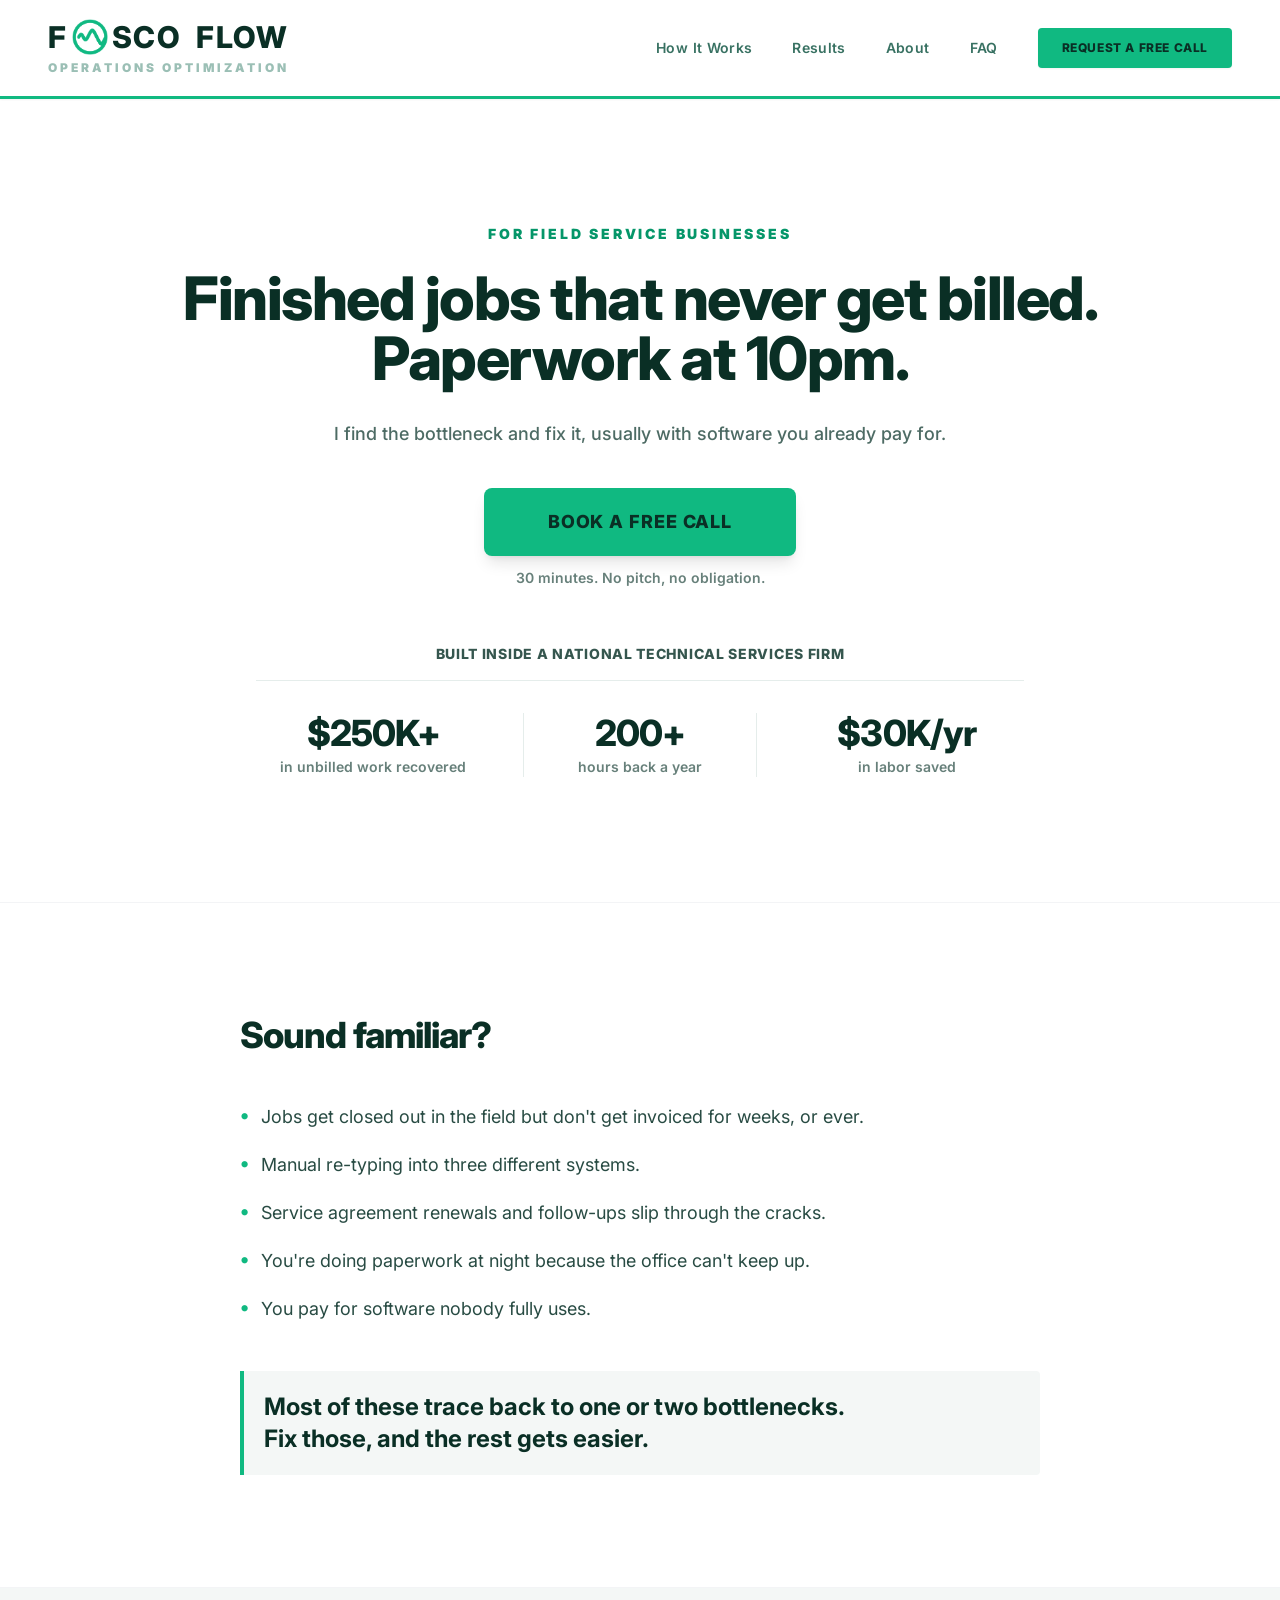
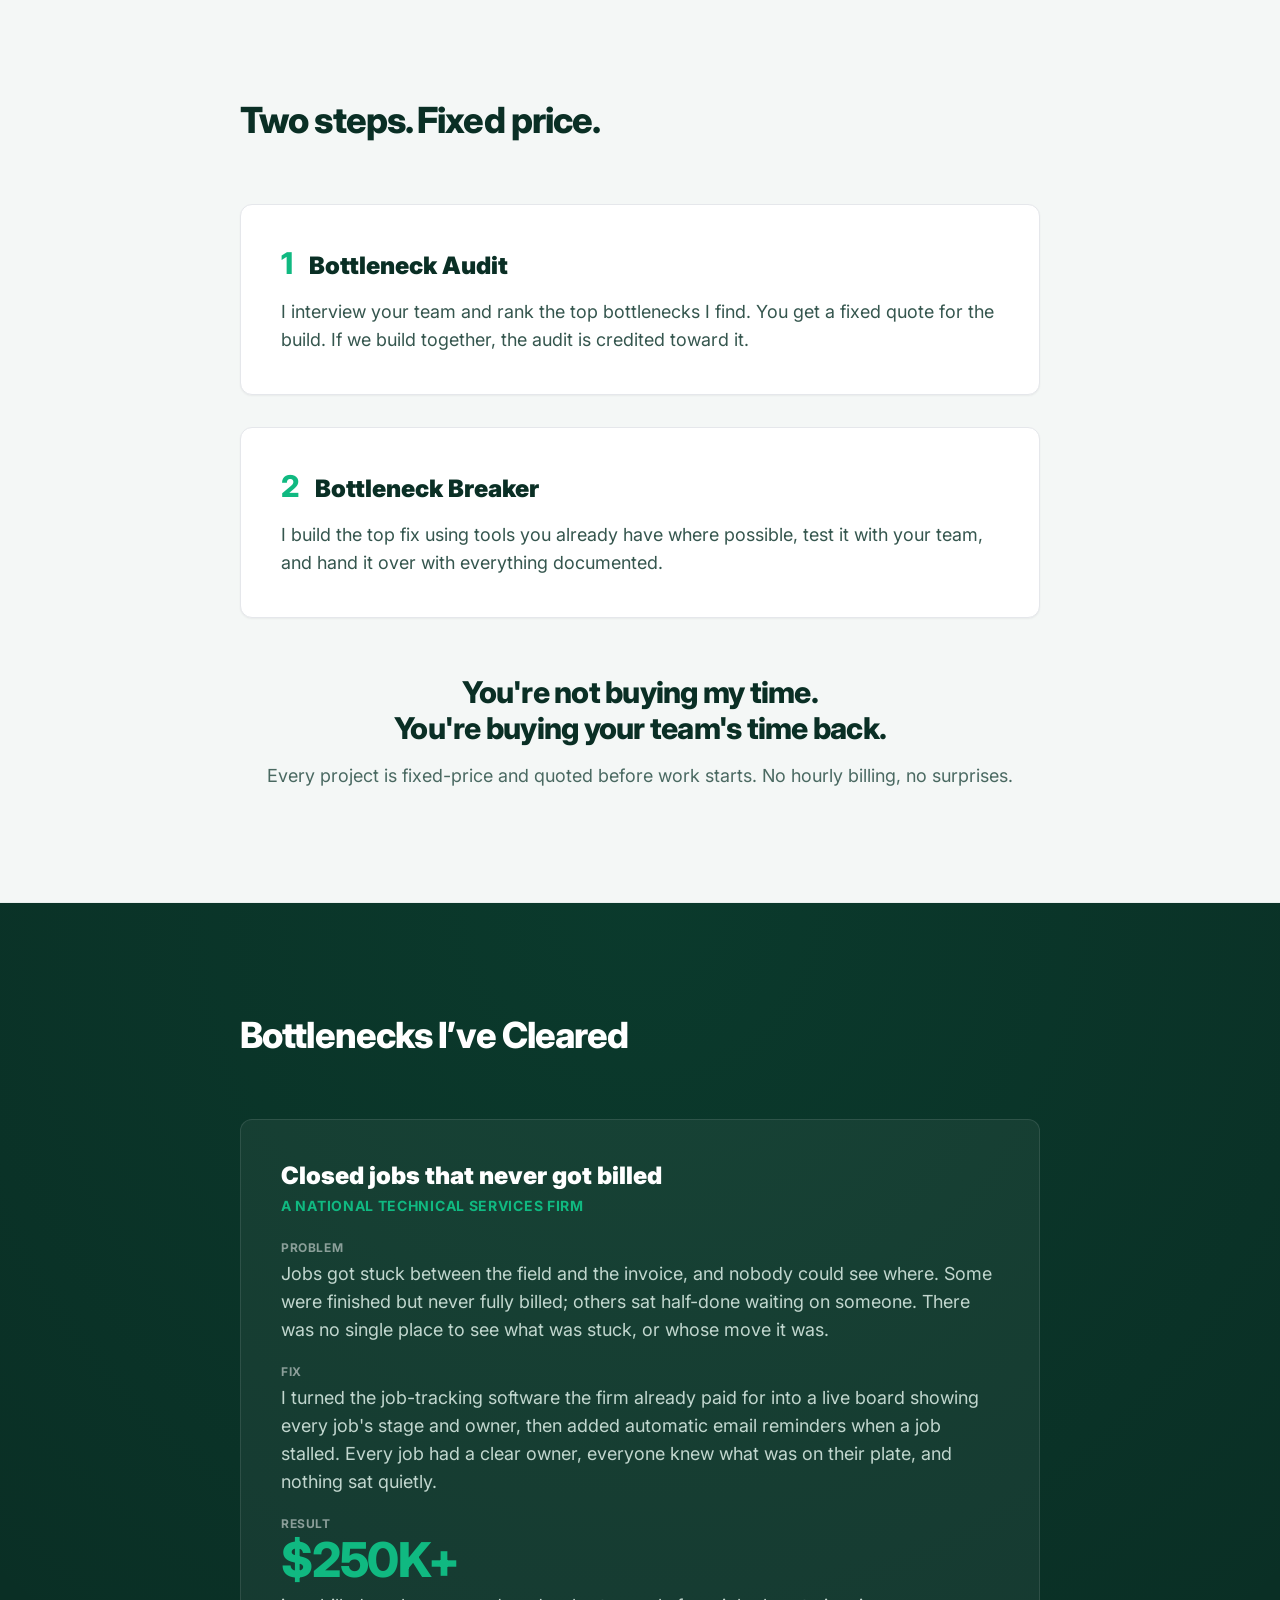
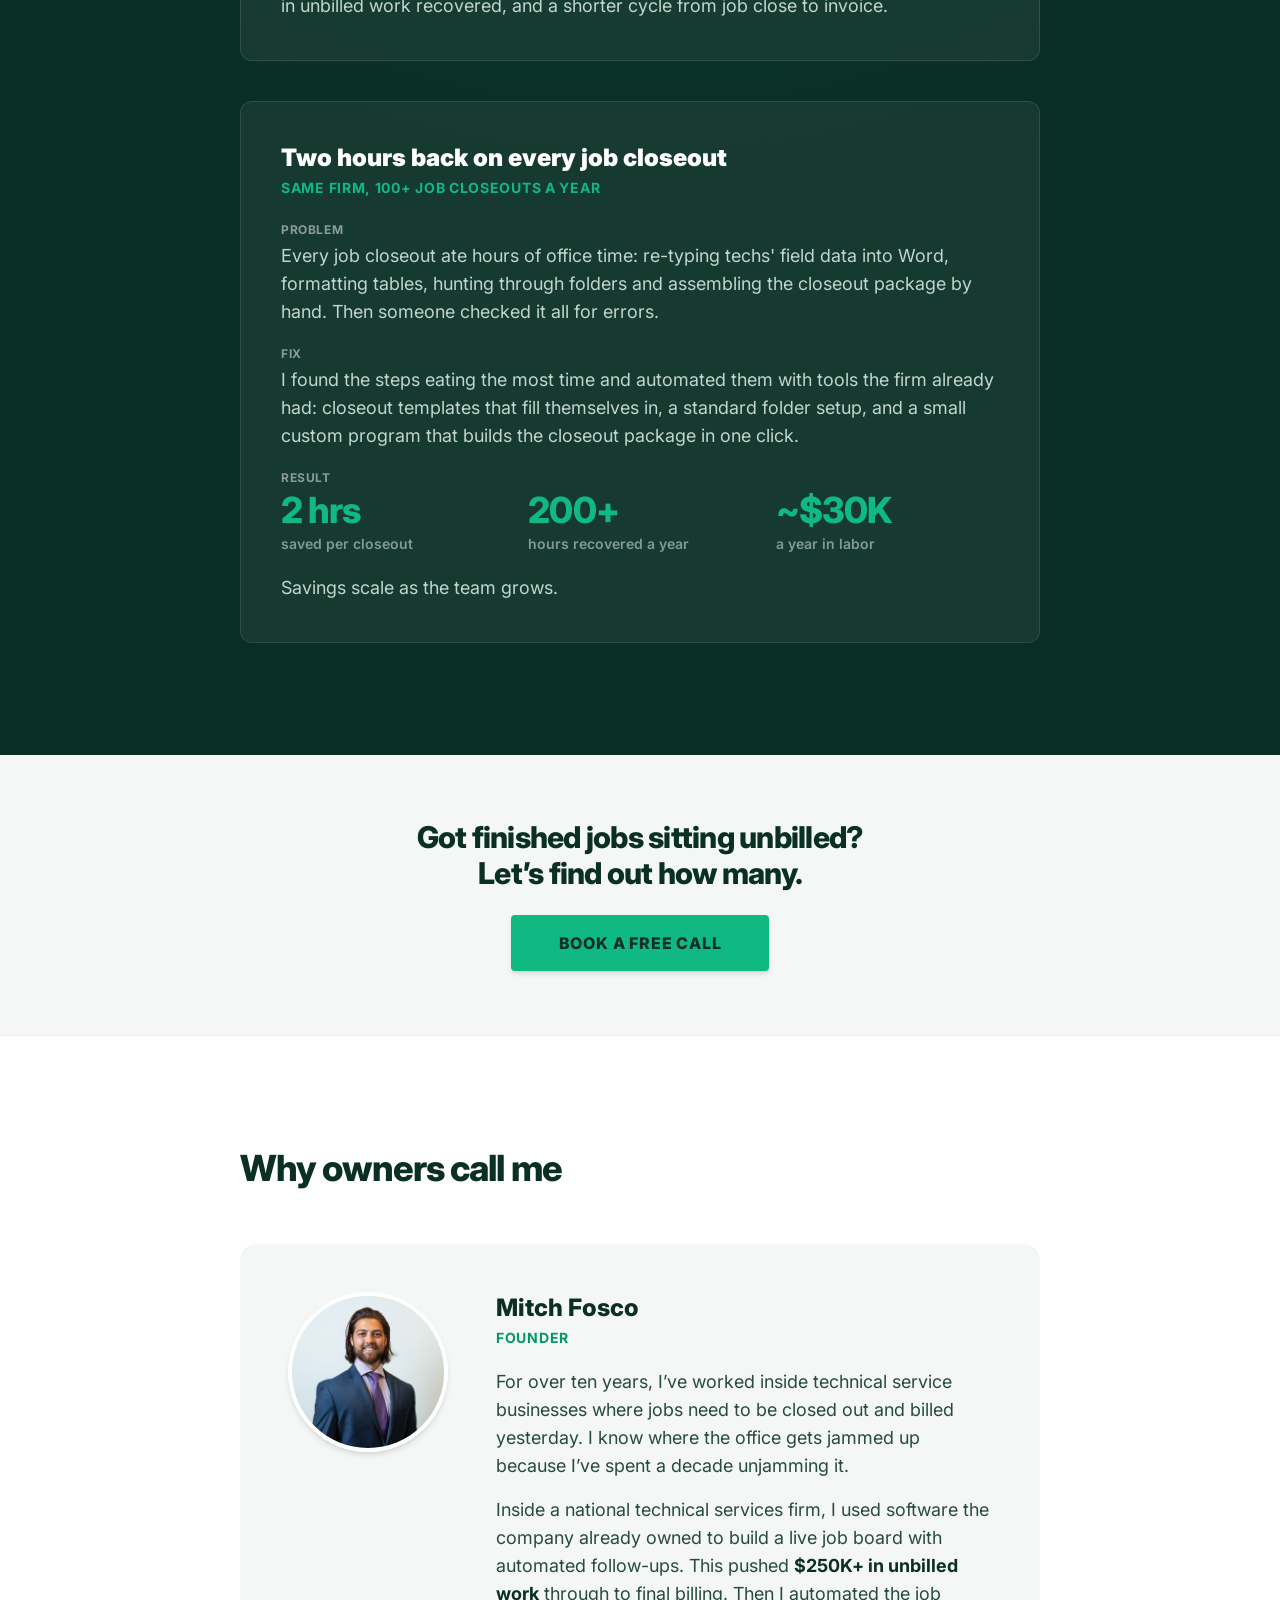
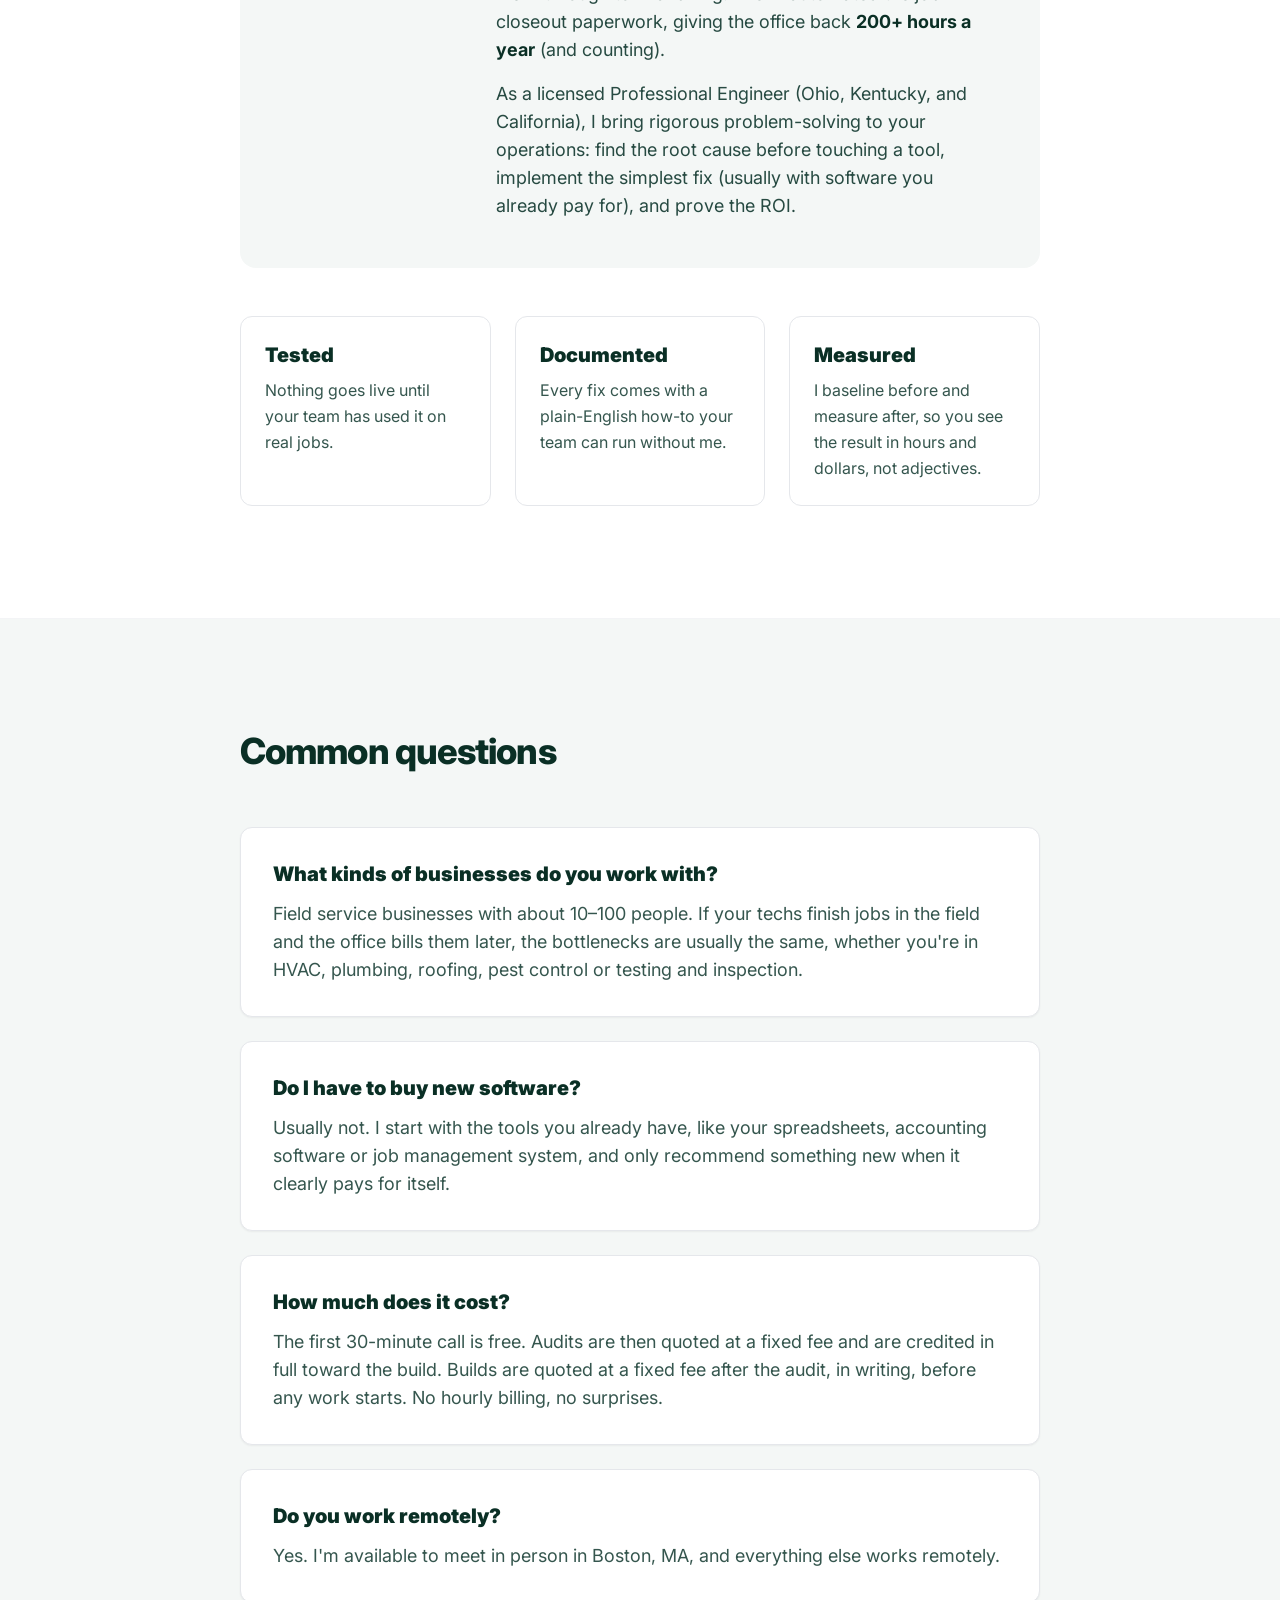
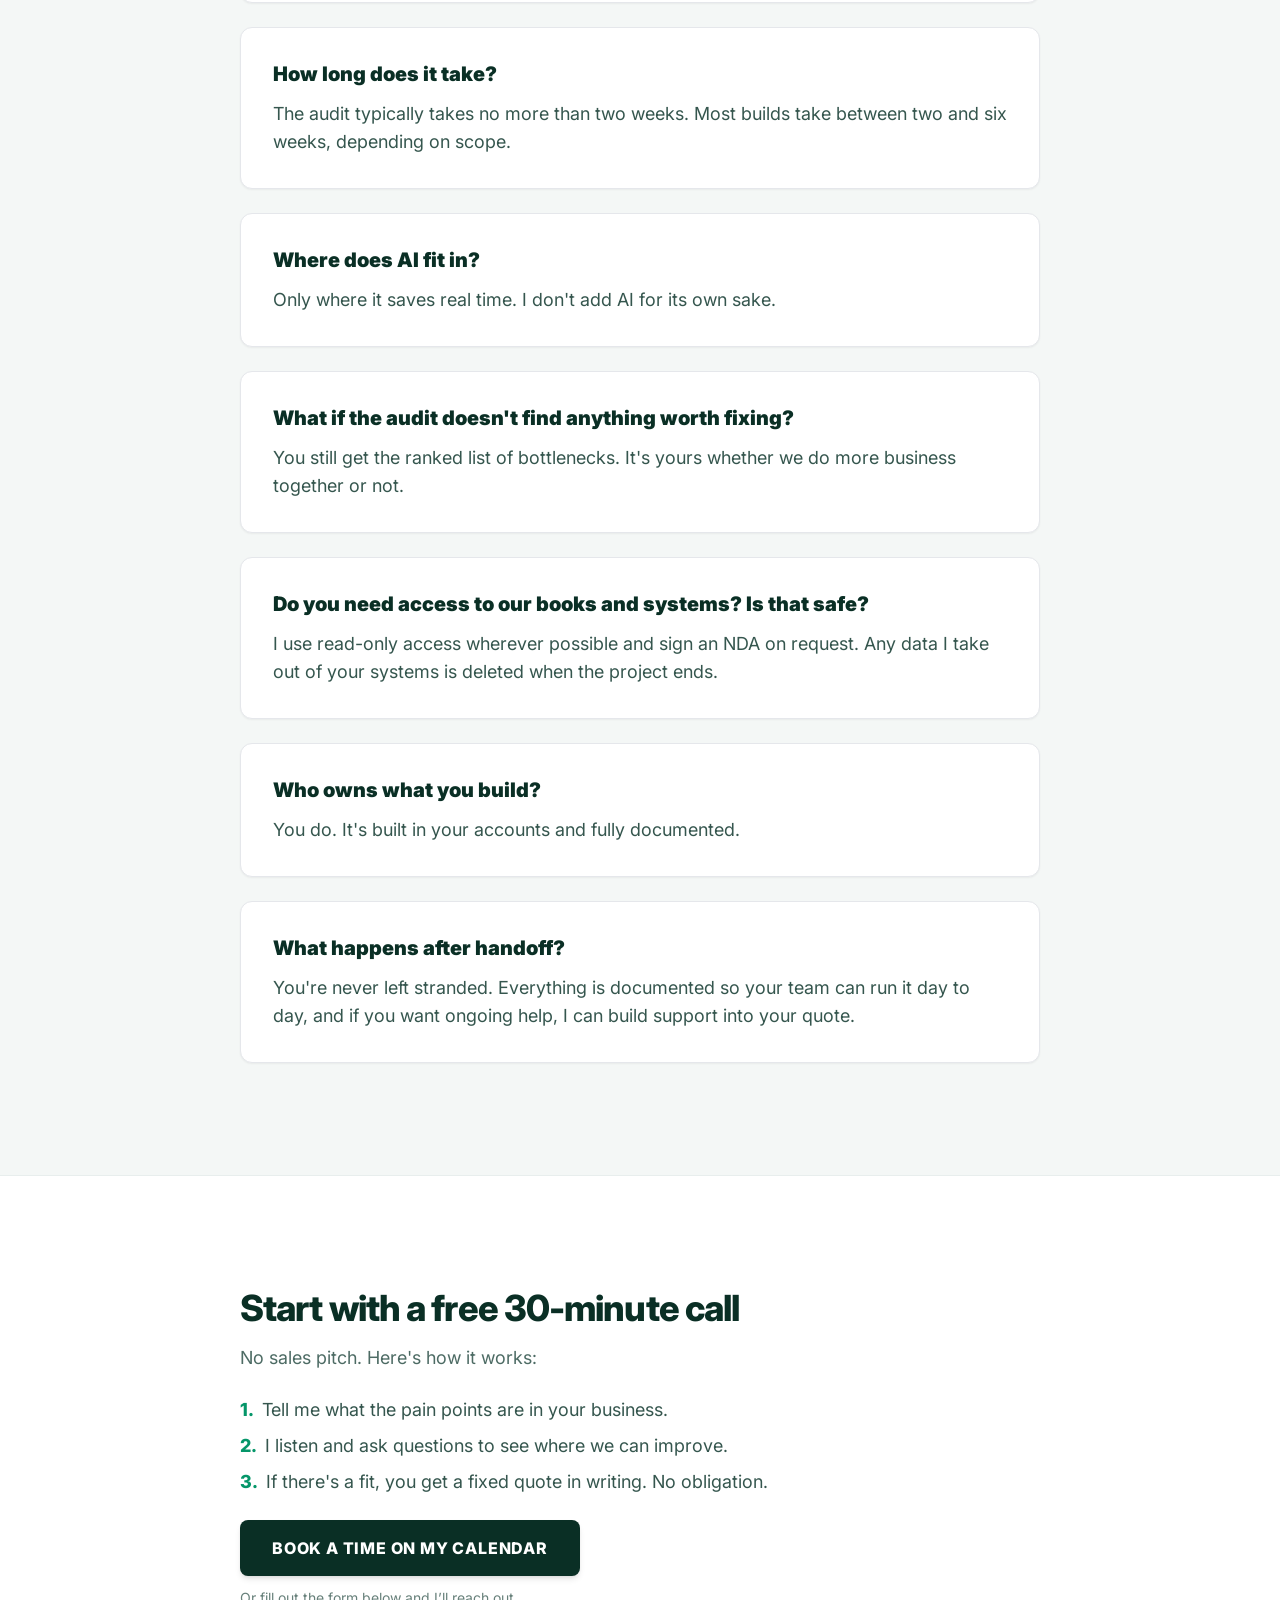
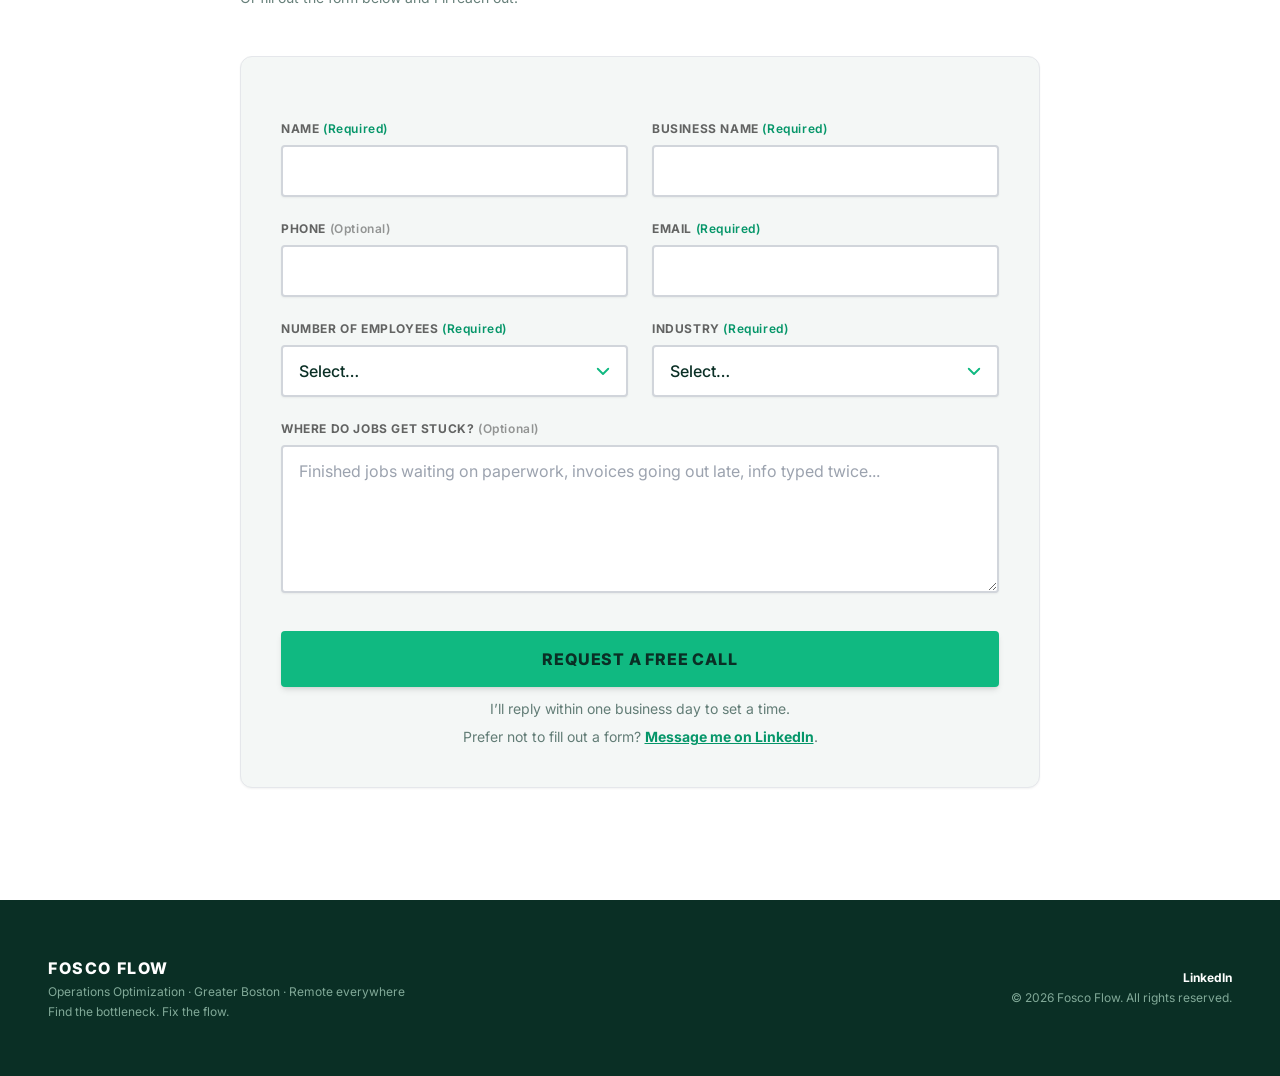
<file: index.html>
<!DOCTYPE html>
<html lang="en">
<head>
    <meta charset="UTF-8">
    <meta name="viewport" content="width=device-width, initial-scale=1.0">
    <title>Fosco Flow | Operations Optimization for Field Service Businesses</title>
    <meta name="description" content="I find the bottleneck keeping finished jobs from getting billed and fix it, usually with software you already pay for. Fixed-price process and automation consulting for field service businesses.">
    <meta name="keywords" content="field service business consultant, service contractor operations, unbilled work, job closeout, invoicing bottleneck, HVAC business operations, plumbing business operations, roofing contractor invoicing, process automation consultant, Greater Boston">
    <meta property="og:title" content="Fosco Flow | Operations Optimization for Field Service Businesses">
    <meta property="og:description" content="I find the bottleneck keeping finished jobs from getting billed and fix it, usually with software you already pay for. Fixed-price process and automation consulting for field service businesses.">
    <meta property="og:type" content="website">
    <link rel="canonical" href="https://foscoengineering.com/">
    <meta property="og:url" content="https://foscoengineering.com/">
    <meta property="og:image" content="https://foscoengineering.com/images/og-image.png?v=2">
    <meta property="og:image:width" content="1200">
    <meta property="og:image:height" content="630">
    <meta property="og:image:alt" content="Fosco Flow: Finished jobs that never get billed. Paperwork at 10pm.">
    <meta name="twitter:card" content="summary_large_image">
    <meta property="og:site_name" content="Fosco Flow">
    <meta property="og:locale" content="en_US">
    <link rel="icon" type="image/svg+xml" href="favicon.svg">
    <link rel="icon" type="image/png" sizes="32x32" href="favicon-32x32.png">
    <link rel="icon" type="image/png" sizes="16x16" href="favicon-16x16.png">
    <link rel="apple-touch-icon" sizes="180x180" href="apple-touch-icon.png">

    <!-- Business + person data. URLs are relative so the site can change domains. -->
    <script type="application/ld+json">
    {
        "@context": "https://schema.org",
        "@graph": [
            {
                "@type": "ProfessionalService",
                "@id": "https://foscoengineering.com/#business",
                "name": "Fosco Flow",
                "slogan": "Find the bottleneck. Fix the flow.",
                "description": "Fixed-price process and automation consulting for field service businesses. I find the bottleneck keeping finished jobs from getting billed and fix it, usually with software the business already pays for. Every project is quoted before work starts.",
                "url": "https://foscoengineering.com/",
                "founder": { "@id": "https://foscoengineering.com/#mitch" },
                "areaServed": "United States",
                "address": {
                    "@type": "PostalAddress",
                    "addressLocality": "Boston",
                    "addressRegion": "MA",
                    "addressCountry": "US"
                },
                "knowsAbout": [
                    "Business process mapping",
                    "Workflow automation",
                    "Invoicing and billing workflows",
                    "Job tracking systems",
                    "Report automation",
                    "Field service operations"
                ],
                "audience": [
                    { "@type": "Audience", "audienceType": "Field service businesses" },
                    { "@type": "Audience", "audienceType": "Service contractors" },
                    { "@type": "Audience", "audienceType": "Testing and inspection firms" }
                ],
                "makesOffer": [
                    {
                        "@type": "Offer",
                        "name": "Bottleneck Audit",
                        "description": "I interview your team and rank the top bottlenecks I find, with a fixed quote for the build."
                    },
                    {
                        "@type": "Offer",
                        "name": "Bottleneck Breaker build",
                        "description": "I build the top fix using tools you already have where possible, test it with your team, and hand it over with everything documented."
                    }
                ]
            },
            {
                "@type": "Person",
                "@id": "https://foscoengineering.com/#mitch",
                "name": "Mitch Fosco",
                "jobTitle": "Founder",
                "sameAs": ["https://www.linkedin.com/in/mitchfosco/"],
                "description": "Process and automation consultant for field service businesses.",
                "worksFor": { "@id": "https://foscoengineering.com/#business" }
            }
        ]
    }
    </script>

    <script type="application/ld+json">
    {
        "@context": "https://schema.org",
        "@type": "FAQPage",
        "mainEntity": [
            {
                "@type": "Question",
                "name": "What kinds of businesses do you work with?",
                "acceptedAnswer": {
                    "@type": "Answer",
                    "text": "Field service businesses with about 10–100 people. If your techs finish jobs in the field and the office bills them later, the bottlenecks are usually the same, whether you're in HVAC, plumbing, roofing, pest control or testing and inspection."
                }
            },
            {
                "@type": "Question",
                "name": "Do I have to buy new software?",
                "acceptedAnswer": {
                    "@type": "Answer",
                    "text": "Usually not. I start with the tools you already have, like your spreadsheets, accounting software or job management system, and only recommend something new when it clearly pays for itself."
                }
            },
            {
                "@type": "Question",
                "name": "How much does it cost?",
                "acceptedAnswer": {
                    "@type": "Answer",
                    "text": "The first 30-minute call is free. Audits are then quoted at a fixed fee and are credited in full toward the build. Builds are quoted at a fixed fee after the audit, in writing, before any work starts. No hourly billing, no surprises."
                }
            },
            {
                "@type": "Question",
                "name": "Do you work remotely?",
                "acceptedAnswer": {
                    "@type": "Answer",
                    "text": "Yes. I'm available to meet in person in Boston, MA, and everything else works remotely."
                }
            },
            {
                "@type": "Question",
                "name": "How long does it take?",
                "acceptedAnswer": {
                    "@type": "Answer",
                    "text": "The audit typically takes no more than two weeks. Most builds take between two and six weeks, depending on scope."
                }
            },
            {
                "@type": "Question",
                "name": "Where does AI fit in?",
                "acceptedAnswer": {
                    "@type": "Answer",
                    "text": "Only where it saves real time. I don't add AI for its own sake."
                }
            },
            {
                "@type": "Question",
                "name": "What if the audit doesn't find anything worth fixing?",
                "acceptedAnswer": {
                    "@type": "Answer",
                    "text": "You still get the ranked list of bottlenecks. It's yours whether we do more business together or not."
                }
            },
            {
                "@type": "Question",
                "name": "Do you need access to our books and systems? Is that safe?",
                "acceptedAnswer": {
                    "@type": "Answer",
                    "text": "I use read-only access wherever possible and sign an NDA on request. Any data I take out of your systems is deleted when the project ends."
                }
            },
            {
                "@type": "Question",
                "name": "Who owns what you build?",
                "acceptedAnswer": {
                    "@type": "Answer",
                    "text": "You do. It's built in your accounts and fully documented."
                }
            },
            {
                "@type": "Question",
                "name": "What happens after handoff?",
                "acceptedAnswer": {
                    "@type": "Answer",
                    "text": "You're never left stranded. Everything is documented so your team can run it day to day, and if you want ongoing help, I can build support into your quote."
                }
            }
        ]
    }
    </script>
    <link rel="stylesheet" href="/styles.css">
    <link rel="preconnect" href="https://fonts.googleapis.com">
    <link rel="preconnect" href="https://fonts.gstatic.com" crossorigin>
    <link href="https://fonts.googleapis.com/css2?family=Inter:wght@400;500;600;700;800&display=swap" rel="stylesheet">
    <style>
        body { font-family: 'Inter', sans-serif; }
        html { scroll-behavior: smooth; }

        /* Subtle cross-grid canvas behind the hero */
        .grid-canvas { background-color: #ffffff; }

        /* Keep anchor targets clear of the sticky header */
        section[id] { scroll-margin-top: 4rem; }
        @media (min-width: 768px) { section[id] { scroll-margin-top: 6rem; } }
    </style>
</head>
<body class="bg-white text-brand-dark antialiased">

    <header class="sticky top-0 z-50 bg-white/95 backdrop-blur-md w-full shadow-sm">
        <div class="w-full px-6 md:px-12 h-16 md:h-24 flex items-center justify-between">
            <a href="#top" class="flex flex-col justify-center select-none group" aria-label="Fosco Flow, Operations Optimization - home">
                <div class="flex items-center space-x-1 tracking-wider font-extrabold text-2xl md:text-3xl text-brand-dark transition-colors duration-200">
                    <span>F</span>
                    <span class="relative flex items-center justify-center w-[28px] h-[28px] md:w-[36px] md:h-[36px] mx-0.5">
                        <img src="favicon.png" alt="O" class="w-full h-full object-contain">
                    </span>
                    <span>SCO</span>
                    <span class="pl-2 md:pl-3">FLOW</span>
                </div>
                <span class="text-[9px] md:text-[12px] tracking-[0.25em] uppercase text-emerald-800/40 font-black mt-0.5 md:mt-1 transition-colors duration-200 group-hover:text-brand-hover">Operations Optimization</span>
            </a>

            <nav class="hidden lg:flex items-center space-x-10 text-sm font-semibold tracking-wide text-emerald-900/80">
                <a href="#how" class="hover:text-brand-accent transition">How It Works</a>
                <a href="#results" class="hover:text-brand-accent transition">Results</a>
                <a href="#about" class="hover:text-brand-accent transition">About</a>
                <a href="#faq" class="hover:text-brand-accent transition">FAQ</a>
                <a href="#contact" class="bg-brand-accent hover:bg-brand-hover text-brand-dark px-6 py-3 rounded text-xs uppercase tracking-wider font-extrabold transition shadow-sm hover:shadow">
                    Request a free call
                </a>
            </nav>

            <button id="mobile-menu-btn" type="button" aria-label="Open menu" aria-expanded="false" class="lg:hidden relative w-10 h-10 flex items-center justify-center text-brand-dark">
                <svg id="mobile-menu-icon-open" class="w-6 h-6" fill="none" viewBox="0 0 24 24" stroke="currentColor" stroke-width="2.2" aria-hidden="true">
                    <path stroke-linecap="round" stroke-linejoin="round" d="M4 6h16M4 12h16M4 18h16" />
                </svg>
                <svg id="mobile-menu-icon-close" class="w-6 h-6 hidden" fill="none" viewBox="0 0 24 24" stroke="currentColor" stroke-width="2.2" aria-hidden="true">
                    <path stroke-linecap="round" stroke-linejoin="round" d="M6 18L18 6M6 6l12 12" />
                </svg>
            </button>
        </div>
        <div class="w-full h-[3px] bg-brand-accent"></div>

        <div id="mobile-menu-panel" class="hidden lg:hidden bg-white border-b border-gray-100 shadow-lg">
            <nav class="flex flex-col px-6 py-6 space-y-5 text-base font-semibold tracking-wide text-emerald-900/80">
                <a href="#how" class="mobile-menu-link py-1 hover:text-brand-accent transition">How It Works</a>
                <a href="#results" class="mobile-menu-link py-1 hover:text-brand-accent transition">Results</a>
                <a href="#about" class="mobile-menu-link py-1 hover:text-brand-accent transition">About</a>
                <a href="#faq" class="mobile-menu-link py-1 hover:text-brand-accent transition">FAQ</a>
                <a href="#contact" class="mobile-menu-link bg-brand-accent hover:bg-brand-hover text-brand-dark px-6 py-4 rounded text-xs uppercase tracking-wider font-extrabold transition shadow-sm text-center">
                    Request a free call
                </a>
            </nav>
        </div>
    </header>

    <!-- HERO: sized to fit a phone screen without scrolling -->
    <section id="top" class="relative w-full grid-canvas md:min-h-[calc(100vh-6rem)] flex flex-col justify-start md:justify-center items-center border-b border-gray-100 py-10 md:py-16 overflow-hidden">
        <div class="absolute inset-0 bg-[radial-gradient(circle_at_center,transparent_10%,rgba(255,255,255,0.65)100%)] pointer-events-none z-0"></div>

        <div class="relative w-full px-6 md:px-12 text-center z-10">
            <p class="text-xs md:text-sm uppercase tracking-[0.2em] font-black text-brand-hover mb-4 md:mb-6">For field service businesses</p>
            <h1 style="text-wrap: balance" class="text-[1.75rem] sm:text-5xl lg:text-6xl font-extrabold tracking-tight max-w-5xl mx-auto leading-[1.15] text-brand-dark">
                <span class="block">Finished jobs that never get billed.</span> <span class="block">Paperwork at 10pm.</span>
            </h1>

            <p style="text-wrap: balance" class="mt-5 md:mt-8 text-[0.95rem] md:text-lg text-emerald-950/70 font-medium max-w-3xl mx-auto leading-relaxed">
                I find the bottleneck and fix it, usually with software you already pay for.
            </p>

            <div class="mt-7 md:mt-10">
                <a href="https://calendly.com/mitchfosco/30min" target="_blank" rel="noopener" class="inline-block w-full sm:w-auto bg-brand-accent hover:bg-brand-hover text-brand-dark font-extrabold text-base md:text-lg px-10 md:px-16 py-4 md:py-5 rounded-lg shadow-lg hover:shadow-xl hover:-translate-y-0.5 transition text-center uppercase tracking-wider">
                    Book a free call
                </a>
                <p class="mt-3 text-sm font-semibold text-emerald-950/60">30 minutes. No pitch, no obligation.</p>
            </div>

            <!-- Proof strip -->
            <p class="mt-9 md:mt-14 text-[0.7rem] sm:text-xs md:text-sm font-extrabold uppercase tracking-wide sm:tracking-wider text-emerald-950/70 sm:text-emerald-950/80">Built inside a national technical services firm</p>
            <div class="mt-3 md:mt-4 grid grid-cols-3 gap-2 md:gap-8 max-w-3xl mx-auto border-t border-emerald-900/10 pt-6 md:pt-8">
                <div>
                    <p class="text-xl md:text-4xl font-extrabold tracking-tight text-brand-dark">$250K+</p>
                    <p class="mt-1 text-[0.65rem] md:text-sm font-semibold text-emerald-950/60 leading-tight">in unbilled work recovered</p>
                </div>
                <div class="border-l border-r border-emerald-900/10 px-2 md:px-4">
                    <p class="text-xl md:text-4xl font-extrabold tracking-tight text-brand-dark">200+</p>
                    <p class="mt-1 text-[0.65rem] md:text-sm font-semibold text-emerald-950/60 leading-tight">hours back a year</p>
                </div>
                <div>
                    <p class="text-xl md:text-4xl font-extrabold tracking-tight text-brand-dark">$30K/yr</p>
                    <p class="mt-1 text-[0.65rem] md:text-sm font-semibold text-emerald-950/60 leading-tight">in labor saved</p>
                </div>
            </div>
        </div>
    </section>

    <!-- THE PROBLEM -->
    <section id="problem" class="bg-white py-16 md:py-28 border-b border-gray-100 w-full">
        <div class="w-full px-6 md:px-12 max-w-4xl mx-auto">
            <h2 class="text-2xl sm:text-3xl md:text-4xl font-extrabold tracking-tight text-brand-dark mb-8 md:mb-12">
                Sound familiar?
            </h2>

            <ul class="space-y-5">
                <li class="flex items-start text-base md:text-lg text-emerald-950/85 leading-relaxed">
                    <span class="text-brand-accent font-bold mr-3 text-xl leading-none mt-0.5" aria-hidden="true">&bull;</span>
                    Jobs get closed out in the field but don't get invoiced for weeks, or ever.
                </li>
                <li class="flex items-start text-base md:text-lg text-emerald-950/85 leading-relaxed">
                    <span class="text-brand-accent font-bold mr-3 text-xl leading-none mt-0.5" aria-hidden="true">&bull;</span>
                    Manual re-typing into three different systems.
                </li>
                <li class="flex items-start text-base md:text-lg text-emerald-950/85 leading-relaxed">
                    <span class="text-brand-accent font-bold mr-3 text-xl leading-none mt-0.5" aria-hidden="true">&bull;</span>
                    Service agreement renewals and follow-ups slip through the cracks.
                </li>
                <li class="flex items-start text-base md:text-lg text-emerald-950/85 leading-relaxed">
                    <span class="text-brand-accent font-bold mr-3 text-xl leading-none mt-0.5" aria-hidden="true">&bull;</span>
                    You're doing paperwork at night because the office can't keep up.
                </li>
                <li class="flex items-start text-base md:text-lg text-emerald-950/85 leading-relaxed">
                    <span class="text-brand-accent font-bold mr-3 text-xl leading-none mt-0.5" aria-hidden="true">&bull;</span>
                    You pay for software nobody fully uses.
                </li>
            </ul>

            <p class="mt-10 md:mt-12 border-l-4 border-brand-accent bg-brand-light pl-5 pr-4 py-5 rounded-r text-lg md:text-2xl font-bold text-brand-dark leading-snug">
                <span class="block">Most of these trace back to one or two bottlenecks.</span><span class="block">Fix those, and the rest gets easier.</span>
            </p>
        </div>
    </section>

    <!-- HOW IT WORKS -->
    <section id="how" class="bg-brand-light py-16 md:py-28 border-b border-emerald-900/5 w-full">
        <div class="w-full px-6 md:px-12 max-w-4xl mx-auto">
            <h2 class="text-2xl sm:text-3xl md:text-4xl font-extrabold tracking-tight text-brand-dark mb-10 md:mb-16 max-w-3xl">
                Two steps. Fixed price.
            </h2>

            <ol class="flex flex-col gap-6 md:gap-8">
                <li class="bg-white p-6 md:p-10 rounded-xl border border-gray-200 shadow-sm">
                    <div class="flex items-baseline gap-4 mb-4">
                        <span class="text-brand-accent font-extrabold text-2xl md:text-3xl leading-none" aria-hidden="true">1</span>
                        <h3 class="text-lg md:text-2xl font-black text-brand-dark leading-snug">
                            Bottleneck Audit
                        </h3>
                    </div>
                    <p class="text-base md:text-lg text-emerald-950/80 leading-relaxed">
                        I interview your team and rank the top bottlenecks I find. You get a fixed quote for the build. If we build together, the audit is credited toward it.
                    </p>
                </li>

                <li class="bg-white p-6 md:p-10 rounded-xl border border-gray-200 shadow-sm">
                    <div class="flex items-baseline gap-4 mb-4">
                        <span class="text-brand-accent font-extrabold text-2xl md:text-3xl leading-none" aria-hidden="true">2</span>
                        <h3 class="text-lg md:text-2xl font-black text-brand-dark leading-snug">
                            Bottleneck Breaker
                        </h3>
                    </div>
                    <p class="text-base md:text-lg text-emerald-950/80 leading-relaxed">
                        I build the top fix using tools you already have where possible, test it with your team, and hand it over with everything documented.
                    </p>
                </li>
            </ol>

            <p class="mt-10 md:mt-14 text-xl md:text-3xl font-extrabold tracking-tight text-brand-dark text-center leading-snug">
                <span class="block">You're not buying my time.</span><span class="block">You're buying your team's time back.</span>
            </p>
            <p class="mt-4 text-base md:text-lg text-emerald-950/70 text-center leading-relaxed">
                Every project is fixed-price and quoted before work starts. No hourly billing, no surprises.
            </p>
        </div>
    </section>

    <!-- RESULTS -->
    <section id="results" class="bg-brand-dark py-16 md:py-28 w-full relative overflow-hidden">
        <div class="absolute inset-0 bg-[radial-gradient(circle_at_top,rgba(16,185,129,0.08),transparent_60%)] pointer-events-none"></div>

        <div class="w-full px-6 md:px-12 max-w-4xl mx-auto relative z-10">
            <h2 class="text-2xl sm:text-3xl md:text-4xl font-extrabold tracking-tight text-white mb-10 md:mb-16">
                Bottlenecks I&rsquo;ve Cleared
            </h2>

            <div class="flex flex-col gap-6 md:gap-10">
                <!-- Case study 1 -->
                <article class="bg-white/5 border border-white/10 rounded-xl p-6 md:p-10">
                    <h3 class="text-lg md:text-2xl font-black text-white leading-snug mb-1">
                        Closed jobs that never got billed
                    </h3>
                    <p class="text-xs md:text-sm uppercase tracking-wider text-brand-accent font-bold mb-6">
                        A national technical services firm
                    </p>

                    <dl class="space-y-5 text-emerald-50/80">
                        <div>
                            <dt class="text-xs uppercase tracking-wider font-bold text-white/50 mb-1">Problem</dt>
                            <dd class="text-base md:text-lg leading-relaxed">Jobs got stuck between the field and the invoice, and nobody could see where. Some were finished but never fully billed; others sat half-done waiting on someone. There was no single place to see what was stuck, or whose move it was.</dd>
                        </div>
                        <div>
                            <dt class="text-xs uppercase tracking-wider font-bold text-white/50 mb-1">Fix</dt>
                            <dd class="text-base md:text-lg leading-relaxed">I turned the job-tracking software the firm already paid for into a live board showing every job's stage and owner, then added automatic email reminders when a job stalled. Every job had a clear owner, everyone knew what was on their plate, and nothing sat quietly.</dd>
                        </div>
                        <div>
                            <dt class="text-xs uppercase tracking-wider font-bold text-white/50 mb-1">Result</dt>
                            <dd class="text-base md:text-lg leading-relaxed">
                                <span class="block text-3xl md:text-5xl font-extrabold tracking-tight text-brand-accent mb-2">$250K+</span>
                                in unbilled work recovered, and a shorter cycle from job close to invoice.
                            </dd>
                        </div>
                    </dl>
                </article>

                <!-- Case study 2 -->
                <article class="bg-white/5 border border-white/10 rounded-xl p-6 md:p-10">
                    <h3 class="text-lg md:text-2xl font-black text-white leading-snug mb-1">
                        Two hours back on every job closeout
                    </h3>
                    <p class="text-xs md:text-sm uppercase tracking-wider text-brand-accent font-bold mb-6">
                        Same firm, 100+ job closeouts a year
                    </p>

                    <dl class="space-y-5 text-emerald-50/80">
                        <div>
                            <dt class="text-xs uppercase tracking-wider font-bold text-white/50 mb-1">Problem</dt>
                            <dd class="text-base md:text-lg leading-relaxed">Every job closeout ate hours of office time: re-typing techs' field data into Word, formatting tables, hunting through folders and assembling the closeout package by hand. Then someone checked it all for errors.</dd>
                        </div>
                        <div>
                            <dt class="text-xs uppercase tracking-wider font-bold text-white/50 mb-1">Fix</dt>
                            <dd class="text-base md:text-lg leading-relaxed">I found the steps eating the most time and automated them with tools the firm already had: closeout templates that fill themselves in, a standard folder setup, and a small custom program that builds the closeout package in one click.</dd>
                        </div>
                        <div>
                            <dt class="text-xs uppercase tracking-wider font-bold text-white/50 mb-1">Result</dt>
                            <dd>
                                <div class="grid grid-cols-3 gap-2 md:gap-6 mb-5">
                                    <div>
                                        <p class="text-2xl md:text-4xl font-extrabold tracking-tight text-brand-accent">2 hrs</p>
                                        <p class="mt-1 text-[0.65rem] md:text-sm font-semibold text-emerald-50/50 leading-tight">saved per closeout</p>
                                    </div>
                                    <div>
                                        <p class="text-2xl md:text-4xl font-extrabold tracking-tight text-brand-accent">200+</p>
                                        <p class="mt-1 text-[0.65rem] md:text-sm font-semibold text-emerald-50/50 leading-tight">hours recovered a year</p>
                                    </div>
                                    <div>
                                        <p class="text-2xl md:text-4xl font-extrabold tracking-tight text-brand-accent">~$30K</p>
                                        <p class="mt-1 text-[0.65rem] md:text-sm font-semibold text-emerald-50/50 leading-tight">a year in labor</p>
                                    </div>
                                </div>
                                <p class="text-base md:text-lg leading-relaxed">
                                    Savings scale as the team grows.
                                </p>
                            </dd>
                        </div>
                    </dl>
                </article>
            </div>
        </div>
    </section>

    <!-- TESTIMONIAL SLOT: add a named client quote with a dollar figure here once a pilot is done. Do not invent one. -->

    <!-- MID-PAGE CTA -->
    <section class="bg-brand-light py-12 md:py-16 w-full border-b border-emerald-900/5">
        <div class="max-w-4xl mx-auto px-6 md:px-12 text-center">
            <p class="text-xl md:text-3xl font-extrabold tracking-tight text-brand-dark mb-6"><span class="block">Got finished jobs sitting unbilled?</span><span class="block">Let&rsquo;s find out how many.</span></p>
            <a href="https://calendly.com/mitchfosco/30min" target="_blank" rel="noopener" class="inline-block w-full sm:w-auto bg-brand-accent hover:bg-brand-hover text-brand-dark font-extrabold text-sm md:text-base px-8 md:px-12 py-4 rounded shadow-md hover:shadow-xl transition uppercase tracking-wider">Book a free call</a>
        </div>
    </section>

    <!-- ABOUT -->
    <section id="about" class="bg-white py-16 md:py-28 border-b border-gray-100 w-full">
        <div class="w-full px-6 md:px-12 max-w-4xl mx-auto">
            <h2 class="text-2xl sm:text-3xl md:text-4xl font-extrabold tracking-tight text-brand-dark mb-10 md:mb-14">
                Why owners call me
            </h2>

            <div class="bg-brand-light rounded-2xl p-6 md:p-12 flex flex-col md:flex-row items-center md:items-start gap-7 md:gap-12">
                <img src="images/mitch-fosco-headshot.jpg" alt="Mitch Fosco" class="w-28 h-28 md:w-40 md:h-40 rounded-full object-cover border-4 border-white shadow-md shrink-0">
                <div class="text-center md:text-left">
                    <h3 class="text-xl md:text-2xl font-extrabold text-brand-dark mb-1">Mitch Fosco</h3>
                    <p class="text-xs md:text-sm uppercase tracking-wider text-brand-hover font-bold mb-5">Founder</p>
                    <div class="space-y-4 text-base md:text-lg text-emerald-950/85 leading-relaxed">
                        <p>For over ten years, I&rsquo;ve worked inside technical service businesses where jobs need to be closed out and billed yesterday. I know where the office gets jammed up because I&rsquo;ve spent a decade unjamming it.</p>
                        <p>Inside a national technical services firm, I used software the company already owned to build a live job board with automated follow-ups. This pushed <strong class="text-brand-dark">$250K+ in unbilled work</strong> through to final billing. Then I automated the job closeout paperwork, giving the office back <strong class="text-brand-dark">200+ hours a year</strong> (and counting).</p>
                        <p>As a licensed Professional Engineer (Ohio, Kentucky, and California), I bring rigorous problem-solving to your operations: find the root cause before touching a tool, implement the simplest fix (usually with software you already pay for), and prove the ROI.</p>
                    </div>
                </div>
            </div>

            <div class="mt-8 md:mt-12 grid md:grid-cols-3 gap-4 md:gap-6">
                <div class="p-6 rounded-xl border border-gray-200">
                    <p class="text-lg md:text-xl font-black text-brand-dark mb-2">Tested</p>
                    <p class="text-base text-emerald-950/80 leading-relaxed">Nothing goes live until your team has used it on real jobs.</p>
                </div>
                <div class="p-6 rounded-xl border border-gray-200">
                    <p class="text-lg md:text-xl font-black text-brand-dark mb-2">Documented</p>
                    <p class="text-base text-emerald-950/80 leading-relaxed">Every fix comes with a plain-English how-to your team can run without me.</p>
                </div>
                <div class="p-6 rounded-xl border border-gray-200">
                    <p class="text-lg md:text-xl font-black text-brand-dark mb-2">Measured</p>
                    <p class="text-base text-emerald-950/80 leading-relaxed">I baseline before and measure after, so you see the result in hours and dollars, not adjectives.</p>
                </div>
            </div>
        </div>
    </section>

    <!-- FAQ -->
    <section id="faq" class="bg-brand-light py-16 md:py-28 border-b border-emerald-900/5 w-full">
        <div class="w-full px-6 md:px-12 max-w-4xl mx-auto">
            <h2 class="text-2xl sm:text-3xl md:text-4xl font-extrabold tracking-tight text-brand-dark mb-10 md:mb-14">
                Common questions
            </h2>

            <div class="flex flex-col gap-5 md:gap-6">
                <div class="bg-white p-6 md:p-8 rounded-xl border border-gray-200 shadow-sm">
                    <h3 class="text-base md:text-xl font-black text-brand-dark mb-3 leading-snug">What kinds of businesses do you work with?</h3>
                    <p class="text-base md:text-lg text-emerald-950/80 leading-relaxed">Field service businesses with about 10&ndash;100 people. If your techs finish jobs in the field and the office bills them later, the bottlenecks are usually the same, whether you're in HVAC, plumbing, roofing, pest control or testing and inspection.</p>
                </div>

                <div class="bg-white p-6 md:p-8 rounded-xl border border-gray-200 shadow-sm">
                    <h3 class="text-base md:text-xl font-black text-brand-dark mb-3 leading-snug">Do I have to buy new software?</h3>
                    <p class="text-base md:text-lg text-emerald-950/80 leading-relaxed">Usually not. I start with the tools you already have, like your spreadsheets, accounting software or job management system, and only recommend something new when it clearly pays for itself.</p>
                </div>

                <div class="bg-white p-6 md:p-8 rounded-xl border border-gray-200 shadow-sm">
                    <h3 class="text-base md:text-xl font-black text-brand-dark mb-3 leading-snug">How much does it cost?</h3>
                    <p class="text-base md:text-lg text-emerald-950/80 leading-relaxed">The first 30-minute call is free. Audits are then quoted at a fixed fee and are credited in full toward the build. Builds are quoted at a fixed fee after the audit, in writing, before any work starts. No hourly billing, no surprises.</p>
                </div>

                <div class="bg-white p-6 md:p-8 rounded-xl border border-gray-200 shadow-sm">
                    <h3 class="text-base md:text-xl font-black text-brand-dark mb-3 leading-snug">Do you work remotely?</h3>
                    <p class="text-base md:text-lg text-emerald-950/80 leading-relaxed">Yes. I'm available to meet in person in Boston, MA, and everything else works remotely.</p>
                </div>

                <div class="bg-white p-6 md:p-8 rounded-xl border border-gray-200 shadow-sm">
                    <h3 class="text-base md:text-xl font-black text-brand-dark mb-3 leading-snug">How long does it take?</h3>
                    <p class="text-base md:text-lg text-emerald-950/80 leading-relaxed">The audit typically takes no more than two weeks. Most builds take between two and six weeks, depending on scope.</p>
                </div>

                <div class="bg-white p-6 md:p-8 rounded-xl border border-gray-200 shadow-sm">
                    <h3 class="text-base md:text-xl font-black text-brand-dark mb-3 leading-snug">Where does AI fit in?</h3>
                    <p class="text-base md:text-lg text-emerald-950/80 leading-relaxed">Only where it saves real time. I don't add AI for its own sake.</p>
                </div>
                <div class="bg-white p-6 md:p-8 rounded-xl border border-gray-200 shadow-sm">
                    <h3 class="text-base md:text-xl font-black text-brand-dark mb-3 leading-snug">What if the audit doesn't find anything worth fixing?</h3>
                    <p class="text-base md:text-lg text-emerald-950/80 leading-relaxed">You still get the ranked list of bottlenecks. It's yours whether we do more business together or not.</p>
                </div>
                <div class="bg-white p-6 md:p-8 rounded-xl border border-gray-200 shadow-sm">
                    <h3 class="text-base md:text-xl font-black text-brand-dark mb-3 leading-snug">Do you need access to our books and systems? Is that safe?</h3>
                    <p class="text-base md:text-lg text-emerald-950/80 leading-relaxed">I use read-only access wherever possible and sign an NDA on request. Any data I take out of your systems is deleted when the project ends.</p>
                </div>
                <div class="bg-white p-6 md:p-8 rounded-xl border border-gray-200 shadow-sm">
                    <h3 class="text-base md:text-xl font-black text-brand-dark mb-3 leading-snug">Who owns what you build?</h3>
                    <p class="text-base md:text-lg text-emerald-950/80 leading-relaxed">You do. It's built in your accounts and fully documented.</p>
                </div>
                <div class="bg-white p-6 md:p-8 rounded-xl border border-gray-200 shadow-sm">
                    <h3 class="text-base md:text-xl font-black text-brand-dark mb-3 leading-snug">What happens after handoff?</h3>
                    <p class="text-base md:text-lg text-emerald-950/80 leading-relaxed">You're never left stranded. Everything is documented so your team can run it day to day, and if you want ongoing help, I can build support into your quote.</p>
                </div>
            </div>
        </div>
    </section>

    <!-- CONTACT -->
    <section id="contact" class="bg-white py-16 md:py-28 w-full">
        <div class="max-w-4xl mx-auto px-6 md:px-12">
            <div id="intake-form-header" class="mb-8 md:mb-12">
                <h2 class="text-2xl sm:text-3xl md:text-4xl font-extrabold tracking-tight text-brand-dark mb-4">
                    Start with a free 30-minute call
                </h2>
                <p class="text-base md:text-lg text-emerald-950/70 leading-relaxed">
                    No sales pitch. Here's how it works:
                </p>
                <ol class="mt-6 space-y-2 text-base md:text-lg text-emerald-950/80">
                    <li><span class="font-extrabold text-brand-hover mr-2">1.</span>Tell me what the pain points are in your business.</li>
                    <li><span class="font-extrabold text-brand-hover mr-2">2.</span>I listen and ask questions to see where we can improve.</li>
                    <li><span class="font-extrabold text-brand-hover mr-2">3.</span>If there's a fit, you get a fixed quote in writing. No obligation.</li>
                </ol>
                <a href="https://calendly.com/mitchfosco/30min" target="_blank" rel="noopener" class="mt-6 inline-block w-full sm:w-auto bg-brand-dark hover:bg-brand-hover text-white font-extrabold text-sm md:text-base px-8 py-4 rounded-lg shadow-md transition text-center uppercase tracking-wider">Book a time on my calendar</a>
                <p class="mt-3 text-sm text-emerald-950/60">Or fill out the form below and I&rsquo;ll reach out.</p>
            </div>

            <div class="bg-brand-light border border-gray-200 shadow-sm rounded-xl p-6 md:p-10">
                <form id="intake-form" action="https://formspree.io/f/mbdvabpd" method="POST" class="space-y-6">
                    <input type="hidden" name="_subject" value="New consulting inquiry from the website">

                    <div class="grid md:grid-cols-2 gap-6">
                        <div>
                            <label for="contact_name" class="block text-xs uppercase font-bold tracking-wider text-black/60 mb-2">Name <span class="text-brand-hover normal-case font-semibold">(Required)</span></label>
                            <input id="contact_name" type="text" name="contact_name" autocomplete="name" required class="w-full bg-white border-2 border-gray-300 rounded px-4 py-3 text-base text-brand-dark shadow-sm focus:outline-none focus:border-brand-accent focus:ring-2 focus:ring-brand-accent/20 transition">
                        </div>
                        <div>
                            <label for="business_name" class="block text-xs uppercase font-bold tracking-wider text-black/60 mb-2">Business name <span class="text-brand-hover normal-case font-semibold">(Required)</span></label>
                            <input id="business_name" type="text" name="business_name" autocomplete="organization" required class="w-full bg-white border-2 border-gray-300 rounded px-4 py-3 text-base text-brand-dark shadow-sm focus:outline-none focus:border-brand-accent focus:ring-2 focus:ring-brand-accent/20 transition">
                        </div>
                    </div>


                    <div class="grid md:grid-cols-2 gap-6">
                        <div>
                            <label for="phone" class="block text-xs uppercase font-bold tracking-wider text-black/60 mb-2">Phone <span class="text-black/40 normal-case font-semibold">(Optional)</span></label>
                            <input id="phone" type="tel" name="phone" autocomplete="tel" class="w-full bg-white border-2 border-gray-300 rounded px-4 py-3 text-base text-brand-dark shadow-sm focus:outline-none focus:border-brand-accent focus:ring-2 focus:ring-brand-accent/20 transition">
                        </div>
                        <div>
                            <label for="email" class="block text-xs uppercase font-bold tracking-wider text-black/60 mb-2">Email <span class="text-brand-hover normal-case font-semibold">(Required)</span></label>
                            <input id="email" type="email" name="email" autocomplete="email" required class="w-full bg-white border-2 border-gray-300 rounded px-4 py-3 text-base text-brand-dark shadow-sm focus:outline-none focus:border-brand-accent focus:ring-2 focus:ring-brand-accent/20 transition">
                        </div>
                    </div>

                    <div class="grid md:grid-cols-2 gap-6">
                        <div>
                            <label for="employees" class="block text-xs uppercase font-bold tracking-wider text-black/60 mb-2">Number of employees <span class="text-brand-hover normal-case font-semibold">(Required)</span></label>
                            <select id="employees" name="employees" required class="w-full appearance-none bg-white border-2 border-gray-300 rounded px-4 py-3 pr-10 text-base text-brand-dark shadow-sm focus:outline-none focus:border-brand-accent focus:ring-2 focus:ring-brand-accent/20 transition font-medium bg-no-repeat" style="background-image: url('data:image/svg+xml;utf8,&lt;svg xmlns=%22http://www.w3.org/2000/svg%22 fill=%22none%22 viewBox=%220 0 24 24%22 stroke=%22%2310B981%22 stroke-width=%222.5%22&gt;&lt;path stroke-linecap=%22round%22 stroke-linejoin=%22round%22 d=%22M19 9l-7 7-7-7%22/&gt;&lt;/svg&gt;'); background-position: right 14px center; background-size: 18px 18px;">
                                <option value="" disabled selected>Select&hellip;</option>
                                <option>1&ndash;9</option>
                                <option>10&ndash;25</option>
                                <option>26&ndash;100</option>
                                <option>100+</option>
                            </select>
                        </div>
                        <div>
                            <label for="industry" class="block text-xs uppercase font-bold tracking-wider text-black/60 mb-2">Industry <span class="text-brand-hover normal-case font-semibold">(Required)</span></label>
                            <select id="industry" name="industry" required class="w-full appearance-none bg-white border-2 border-gray-300 rounded px-4 py-3 pr-10 text-base text-brand-dark shadow-sm focus:outline-none focus:border-brand-accent focus:ring-2 focus:ring-brand-accent/20 transition font-medium bg-no-repeat" style="background-image: url('data:image/svg+xml;utf8,&lt;svg xmlns=%22http://www.w3.org/2000/svg%22 fill=%22none%22 viewBox=%220 0 24 24%22 stroke=%22%2310B981%22 stroke-width=%222.5%22&gt;&lt;path stroke-linecap=%22round%22 stroke-linejoin=%22round%22 d=%22M19 9l-7 7-7-7%22/&gt;&lt;/svg&gt;'); background-position: right 14px center; background-size: 18px 18px;">
                                <option value="" disabled selected>Select&hellip;</option>
                                <option>HVAC</option>
                                <option>Plumbing</option>
                                <option>Roofing</option>
                                <option>Testing &amp; inspection</option>
                                <option>Other trade</option>
                                <option>Other</option>
                            </select>
                        </div>
                    </div>

                    <div>
                        <label for="message" class="block text-xs uppercase font-bold tracking-wider text-black/60 mb-2">Where do jobs get stuck? <span class="text-black/40 normal-case font-semibold">(Optional)</span></label>
                        <textarea id="message" name="message" rows="5" placeholder="Finished jobs waiting on paperwork, invoices going out late, info typed twice..." class="w-full bg-white border-2 border-gray-300 rounded px-4 py-3 text-base text-brand-dark shadow-sm focus:outline-none focus:border-brand-accent focus:ring-2 focus:ring-brand-accent/20 transition resize-y"></textarea>
                    </div>

                    <div id="intake-form-error" class="hidden text-sm text-red-600 font-semibold text-center"></div>

                    <div class="pt-2">
                        <button type="submit" id="intake-submit-btn" class="w-full bg-brand-accent hover:bg-brand-hover text-brand-dark font-extrabold text-sm md:text-base py-4 rounded transition shadow-md hover:shadow-lg uppercase tracking-wider">
                            Request a free call
                        </button>
                        <p class="mt-3 text-sm text-emerald-950/60 text-center">I&rsquo;ll reply within one business day to set a time.</p>
                        <p class="mt-2 text-sm text-emerald-950/60 text-center">Prefer not to fill out a form? <a href="https://www.linkedin.com/in/mitchfosco/" target="_blank" rel="noopener" class="font-bold text-brand-hover underline">Message me on LinkedIn</a>.</p>
                    </div>
                </form>

                <!-- Thank-you state, shown after a successful submission -->
                <div id="intake-thank-you" class="hidden text-center py-10">
                    <div class="w-16 h-16 mx-auto mb-6 rounded-full bg-emerald-50 flex items-center justify-center">
                        <svg class="w-8 h-8 text-brand-accent" fill="none" viewBox="0 0 24 24" stroke="currentColor" stroke-width="2.5" aria-hidden="true">
                            <path stroke-linecap="round" stroke-linejoin="round" d="M5 13l4 4L19 7" />
                        </svg>
                    </div>
                    <h3 class="text-xl md:text-2xl font-bold tracking-tight text-brand-dark mb-3">Got it</h3>
                    <p class="text-base text-emerald-950/70 max-w-md mx-auto leading-relaxed">
                        Thanks for reaching out. I'll be in touch shortly to set up your free 30-minute call.
                    </p>
                </div>
            </div>
        </div>
    </section>

    <footer class="bg-brand-dark text-emerald-100/60 text-xs py-10 md:py-14 w-full">
        <div class="w-full px-6 md:px-12 flex flex-col md:flex-row items-center justify-between gap-4 text-center md:text-left">
            <div>
                <p class="font-extrabold text-white tracking-widest text-sm md:text-base mb-1">FOSCO FLOW</p>
                <p>Operations Optimization &middot; Greater Boston &middot; Remote everywhere</p>
                <p class="mt-1">Find the bottleneck. Fix the flow.</p>
            </div>
            <div class="flex flex-col md:items-end gap-1"><a href="https://www.linkedin.com/in/mitchfosco/" target="_blank" rel="noopener" class="text-white font-bold hover:text-brand-accent transition">LinkedIn</a><p>&copy; 2026 Fosco Flow. All rights reserved.</p></div>
        </div>
    </footer>

    <!-- Mobile sticky call bar: shows after the hero, hides at the contact form -->
    <div id="sticky-cta" class="lg:hidden fixed bottom-0 inset-x-0 z-40 bg-white/95 backdrop-blur-md border-t border-gray-200 px-4 py-3 shadow-[0_-4px_12px_rgba(0,0,0,0.06)] translate-y-full transition-transform duration-300">
        <a href="#contact" class="block w-full bg-brand-accent hover:bg-brand-hover text-brand-dark font-extrabold text-sm py-3.5 rounded text-center shadow-sm uppercase tracking-wider">Request a free call</a>
    </div>

    <script>
        // Sticky mobile CTA
        (() => {
            const bar = document.getElementById('sticky-cta');
            const hero = document.getElementById('top');
            const contact = document.getElementById('contact');
            if (!bar || !hero || !contact || !('IntersectionObserver' in window)) return;
            let heroVisible = true, contactVisible = false;
            const update = () => bar.classList.toggle('translate-y-full', heroVisible || contactVisible);
            new IntersectionObserver(([e]) => { heroVisible = e.isIntersecting; update(); }).observe(hero);
            new IntersectionObserver(([e]) => { contactVisible = e.isIntersecting; update(); }, { rootMargin: '0px 0px -30% 0px' }).observe(contact);
        })();

        // Mobile nav
        const mobileMenuBtn = document.getElementById('mobile-menu-btn');
        const mobileMenuPanel = document.getElementById('mobile-menu-panel');
        const mobileMenuIconOpen = document.getElementById('mobile-menu-icon-open');
        const mobileMenuIconClose = document.getElementById('mobile-menu-icon-close');

        function setMobileMenu(open) {
            mobileMenuPanel.classList.toggle('hidden', !open);
            mobileMenuIconOpen.classList.toggle('hidden', open);
            mobileMenuIconClose.classList.toggle('hidden', !open);
            mobileMenuBtn.setAttribute('aria-expanded', open ? 'true' : 'false');
        }

        mobileMenuBtn.addEventListener('click', () => {
            setMobileMenu(mobileMenuPanel.classList.contains('hidden'));
        });

        document.querySelectorAll('.mobile-menu-link').forEach(link => {
            link.addEventListener('click', () => setMobileMenu(false));
        });

        // Intake form (existing Formspree backend, unchanged)
        const intakeForm = document.getElementById('intake-form');
        const intakeFormHeader = document.getElementById('intake-form-header');
        const intakeThankYou = document.getElementById('intake-thank-you');
        const intakeSubmitBtn = document.getElementById('intake-submit-btn');
        const intakeFormError = document.getElementById('intake-form-error');
        const intakeSubmitLabel = intakeSubmitBtn.textContent.trim();

        function intakeFailed() {
            intakeFormError.textContent = "Something went wrong submitting your request. Please try again in a moment.";
            intakeFormError.classList.remove('hidden');
            intakeSubmitBtn.disabled = false;
            intakeSubmitBtn.textContent = intakeSubmitLabel;
        }

        intakeForm.addEventListener('submit', async function (e) {
            e.preventDefault();
            intakeFormError.classList.add('hidden');
            intakeSubmitBtn.disabled = true;
            intakeSubmitBtn.textContent = 'Sending…';

            try {
                const response = await fetch(intakeForm.action, {
                    method: 'POST',
                    body: new FormData(intakeForm),
                    headers: { 'Accept': 'application/json' }
                });

                if (response.ok) {
                    intakeForm.classList.add('hidden');
                    intakeFormHeader.classList.add('hidden');
                    intakeThankYou.classList.remove('hidden');
                    intakeThankYou.scrollIntoView({ behavior: 'smooth', block: 'center' });
                } else {
                    intakeFailed();
                }
            } catch (err) {
                intakeFailed();
            }
        });
    </script>

</body>
</html>
</file>
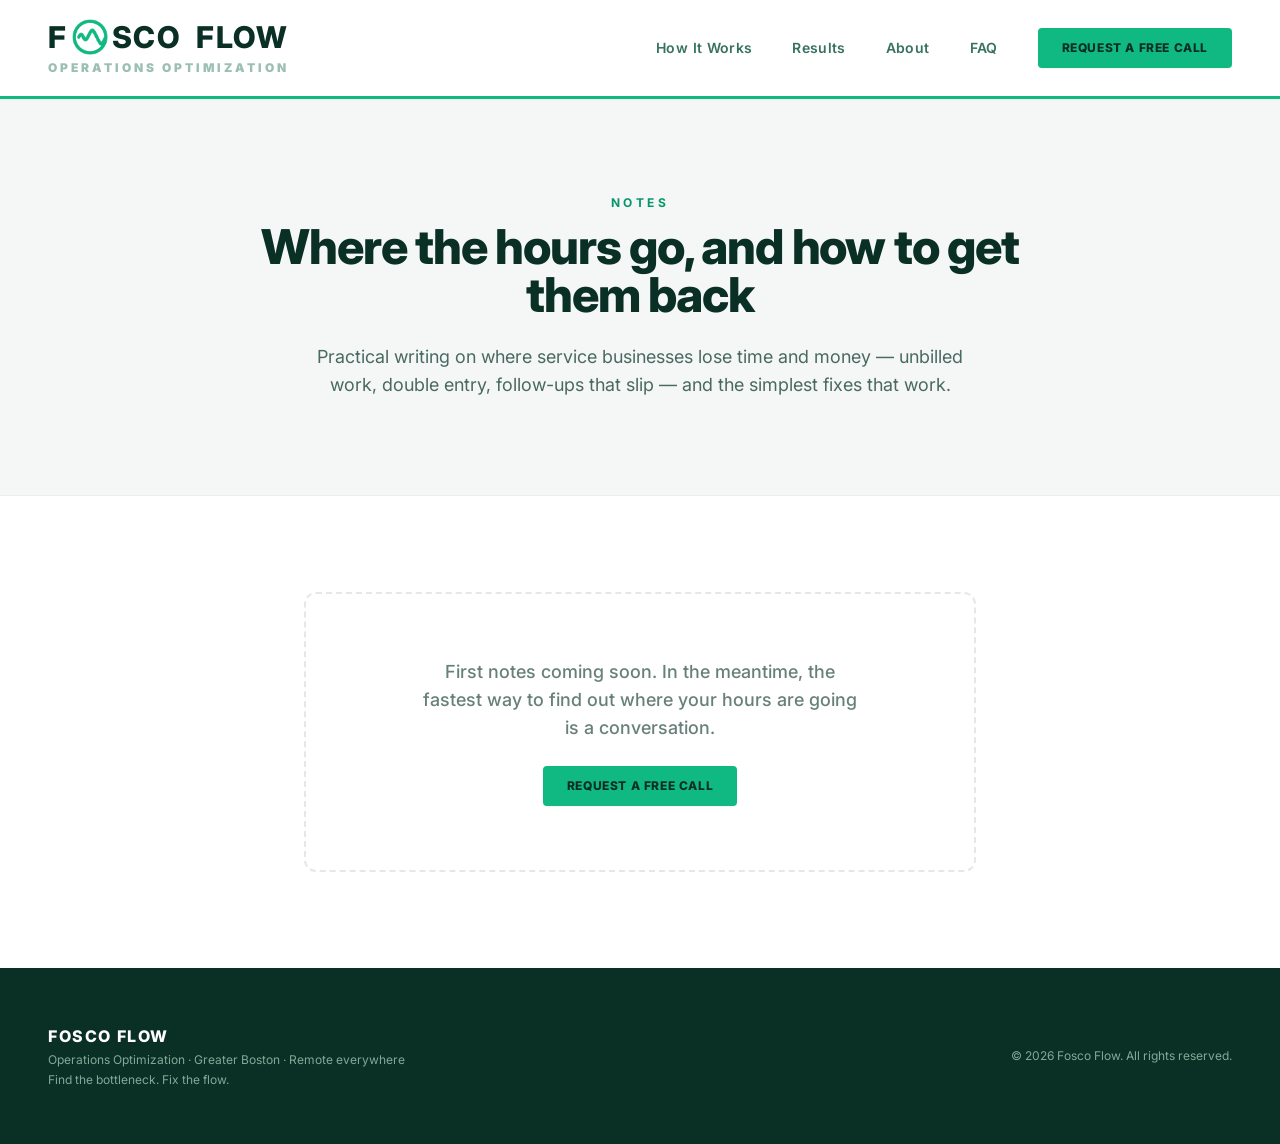
<file: blog/index.html>
<!DOCTYPE html>
<html lang="en">
<head>
    <meta charset="UTF-8">
    <meta name="viewport" content="width=device-width, initial-scale=1.0">
    <title>Notes | Fosco Flow</title>
    <meta name="description" content="Practical writing on where service businesses lose hours and money, and the simplest fixes that get them back.">
    <meta name="keywords" content="process improvement, small business automation, unbilled work, invoicing workflow, job tracking, field service operations, service business efficiency">
    <meta property="og:title" content="Notes | Fosco Flow">
    <meta property="og:description" content="Practical writing on where service businesses lose hours and money, and the simplest fixes that get them back.">
    <meta property="og:type" content="website">
    <meta property="og:site_name" content="Fosco Flow">
    <link rel="icon" type="image/svg+xml" href="/favicon.svg">
    <link rel="icon" type="image/png" sizes="32x32" href="/favicon-32x32.png">
    <link rel="icon" type="image/png" sizes="16x16" href="/favicon-16x16.png">
    <link rel="apple-touch-icon" sizes="180x180" href="/apple-touch-icon.png">
    <link rel="stylesheet" href="/styles.css">
    <link rel="preconnect" href="https://fonts.googleapis.com">
    <link rel="preconnect" href="https://fonts.gstatic.com" crossorigin>
    <link href="https://fonts.googleapis.com/css2?family=Inter:wght@400;500;600;700;800&display=swap" rel="stylesheet">
    <style>
        body { font-family: 'Inter', sans-serif; }
    </style>
</head>
<body class="bg-white text-brand-dark antialiased">

    <!-- Header (matches index.html) -->
    <header class="sticky top-0 z-50 bg-white/95 backdrop-blur-md w-full shadow-sm">
        <div class="w-full px-6 md:px-12 h-16 md:h-24 flex items-center justify-between">
            <a href="/" class="flex flex-col justify-center select-none group" aria-label="Fosco Flow, Operations Optimization - home">
                <div class="flex items-center space-x-1 tracking-wider font-extrabold text-2xl md:text-3xl text-brand-dark transition-colors duration-200">
                    <span>F</span>
                    <span class="relative flex items-center justify-center w-[28px] h-[28px] md:w-[36px] md:h-[36px] mx-0.5">
                        <img src="/favicon.png" alt="O" class="w-full h-full object-contain">
                    </span>
                    <span>SCO</span>
                    <span class="pl-2 md:pl-3">FLOW</span>
                </div>
                <span class="text-[9px] md:text-[12px] tracking-[0.25em] uppercase text-emerald-800/40 font-black mt-0.5 md:mt-1 transition-colors duration-200 group-hover:text-brand-hover">Operations Optimization</span>
            </a>

            <nav class="hidden lg:flex items-center space-x-10 text-sm font-semibold tracking-wide text-emerald-900/80">
                <a href="/#how" class="hover:text-brand-accent transition">How It Works</a>
                <a href="/#results" class="hover:text-brand-accent transition">Results</a>
                <a href="/#about" class="hover:text-brand-accent transition">About</a>
                <a href="/#faq" class="hover:text-brand-accent transition">FAQ</a>
                <a href="/#contact" class="bg-brand-accent hover:bg-brand-hover text-brand-dark px-6 py-3 rounded text-xs uppercase tracking-wider font-extrabold transition shadow-sm hover:shadow">
                    Request a free call
                </a>
            </nav>

            <button id="mobile-menu-btn" type="button" aria-label="Open menu" aria-expanded="false" class="lg:hidden relative w-10 h-10 flex items-center justify-center text-brand-dark">
                <svg id="mobile-menu-icon-open" class="w-6 h-6" fill="none" viewBox="0 0 24 24" stroke="currentColor" stroke-width="2.2" aria-hidden="true">
                    <path stroke-linecap="round" stroke-linejoin="round" d="M4 6h16M4 12h16M4 18h16" />
                </svg>
                <svg id="mobile-menu-icon-close" class="w-6 h-6 hidden" fill="none" viewBox="0 0 24 24" stroke="currentColor" stroke-width="2.2" aria-hidden="true">
                    <path stroke-linecap="round" stroke-linejoin="round" d="M6 18L18 6M6 6l12 12" />
                </svg>
            </button>
        </div>
        <div class="w-full h-[3px] bg-brand-accent"></div>

        <div id="mobile-menu-panel" class="hidden lg:hidden bg-white border-b border-gray-100 shadow-lg">
            <nav class="flex flex-col px-6 py-6 space-y-5 text-base font-semibold tracking-wide text-emerald-900/80">
                <a href="/#how" class="mobile-menu-link py-1 hover:text-brand-accent transition">How It Works</a>
                <a href="/#results" class="mobile-menu-link py-1 hover:text-brand-accent transition">Results</a>
                <a href="/#about" class="mobile-menu-link py-1 hover:text-brand-accent transition">About</a>
                <a href="/#faq" class="mobile-menu-link py-1 hover:text-brand-accent transition">FAQ</a>
                <a href="/#contact" class="mobile-menu-link bg-brand-accent hover:bg-brand-hover text-brand-dark px-6 py-4 rounded text-xs uppercase tracking-wider font-extrabold transition shadow-sm text-center">
                    Request a free call
                </a>
            </nav>
        </div>
    </header>

    <script>
        const mobileMenuBtn = document.getElementById('mobile-menu-btn');
        const mobileMenuPanel = document.getElementById('mobile-menu-panel');
        const mobileMenuIconOpen = document.getElementById('mobile-menu-icon-open');
        const mobileMenuIconClose = document.getElementById('mobile-menu-icon-close');

        function setMobileMenu(open) {
            mobileMenuPanel.classList.toggle('hidden', !open);
            mobileMenuIconOpen.classList.toggle('hidden', open);
            mobileMenuIconClose.classList.toggle('hidden', !open);
            mobileMenuBtn.setAttribute('aria-expanded', open ? 'true' : 'false');
        }

        mobileMenuBtn.addEventListener('click', () => {
            setMobileMenu(mobileMenuPanel.classList.contains('hidden'));
        });

        document.querySelectorAll('.mobile-menu-link').forEach(link => {
            link.addEventListener('click', () => setMobileMenu(false));
        });
    </script>

    <!-- Page Header -->
    <section class="bg-brand-light py-16 md:py-24 border-b border-emerald-900/5 w-full">
        <div class="w-full px-6 md:px-12 max-w-4xl mx-auto text-center">
            <p class="text-xs uppercase tracking-[0.3em] text-brand-hover font-bold mb-3">Notes</p>
            <h1 class="text-3xl sm:text-4xl md:text-5xl font-extrabold tracking-tight text-brand-dark leading-tight">
                Where the hours go, and how to get them back
            </h1>
            <p class="mt-6 text-base md:text-lg text-emerald-950/70 max-w-2xl mx-auto leading-relaxed">
                Practical writing on where service businesses lose time and money &mdash; unbilled work, double entry, follow-ups that slip &mdash; and the simplest fixes that work.
            </p>
        </div>
    </section>

    <!-- Article List -->
    <section class="bg-white py-16 md:py-24 w-full">
        <div class="w-full px-6 md:px-12 max-w-3xl mx-auto">

            <!--
                ============================================================
                HOW TO ADD A NEW ARTICLE
                1. Copy blog/your-article-slug.html to blog/<your-slug>.html
                   and fill it in (follow the STEP comments in that file).
                2. Copy the <template> card below, paste it as the FIRST item
                   in this list (newest on top), and change its tag from
                   <template> to <div> so it shows.
                3. Update the href, title, date, and excerpt text.
                4. Add the new URL to /sitemap.xml.
                5. Delete the empty-state block further down once the first
                   real card is in place.

                Note: do not wrap example markup in an HTML comment. A comment
                ends at the first closing marker inside it, and everything
                after that marker renders on the live page.
                ============================================================
            -->

            <template id="article-card-example">
                <a href="/blog/your-article-slug.html" class="block bg-white p-6 md:p-8 rounded-xl border border-gray-200 shadow-sm hover:shadow-md transition group">
                    <p class="text-xs uppercase tracking-wider text-brand-hover font-bold mb-2">Last Updated: Month DD, YYYY</p>
                    <h2 class="text-xl md:text-2xl font-black text-brand-dark mb-3 group-hover:text-brand-hover transition">
                        Your Article Title Goes Here
                    </h2>
                    <p class="text-sm md:text-base text-emerald-950/80 leading-relaxed">
                        A one- to two-sentence excerpt summarizing what the article covers and why it matters to the reader.
                    </p>
                    <span class="inline-block mt-4 text-sm font-bold text-brand-accent group-hover:text-brand-hover transition">Read Article &rarr;</span>
                </a>
            </template>

            <!-- Empty state: remove this block once your first article card is added above -->
            <div class="text-center py-16 border-2 border-dashed border-gray-200 rounded-xl">
                <p class="text-base md:text-lg text-emerald-950/60 font-medium max-w-md mx-auto">
                    First notes coming soon. In the meantime, the fastest way to find out where your hours are going is a conversation.
                </p>
                <a href="/#contact" class="inline-block mt-6 bg-brand-accent hover:bg-brand-hover text-brand-dark px-6 py-3 rounded text-xs uppercase tracking-wider font-extrabold transition shadow-sm">
                    Request a free call
                </a>
            </div>

        </div>
    </section>

    <footer class="bg-brand-dark text-emerald-100/60 text-xs py-10 md:py-14 w-full">
        <div class="w-full px-6 md:px-12 flex flex-col md:flex-row items-center justify-between gap-4 text-center md:text-left">
            <div>
                <p class="font-extrabold text-white tracking-widest text-sm md:text-base mb-1">FOSCO FLOW</p>
                <p>Operations Optimization &middot; Greater Boston &middot; Remote everywhere</p>
                <p class="mt-1">Find the bottleneck. Fix the flow.</p>
            </div>
            <p>&copy; 2026 Fosco Flow. All rights reserved.</p>
        </div>
    </footer>

</body>
</html>
</file>
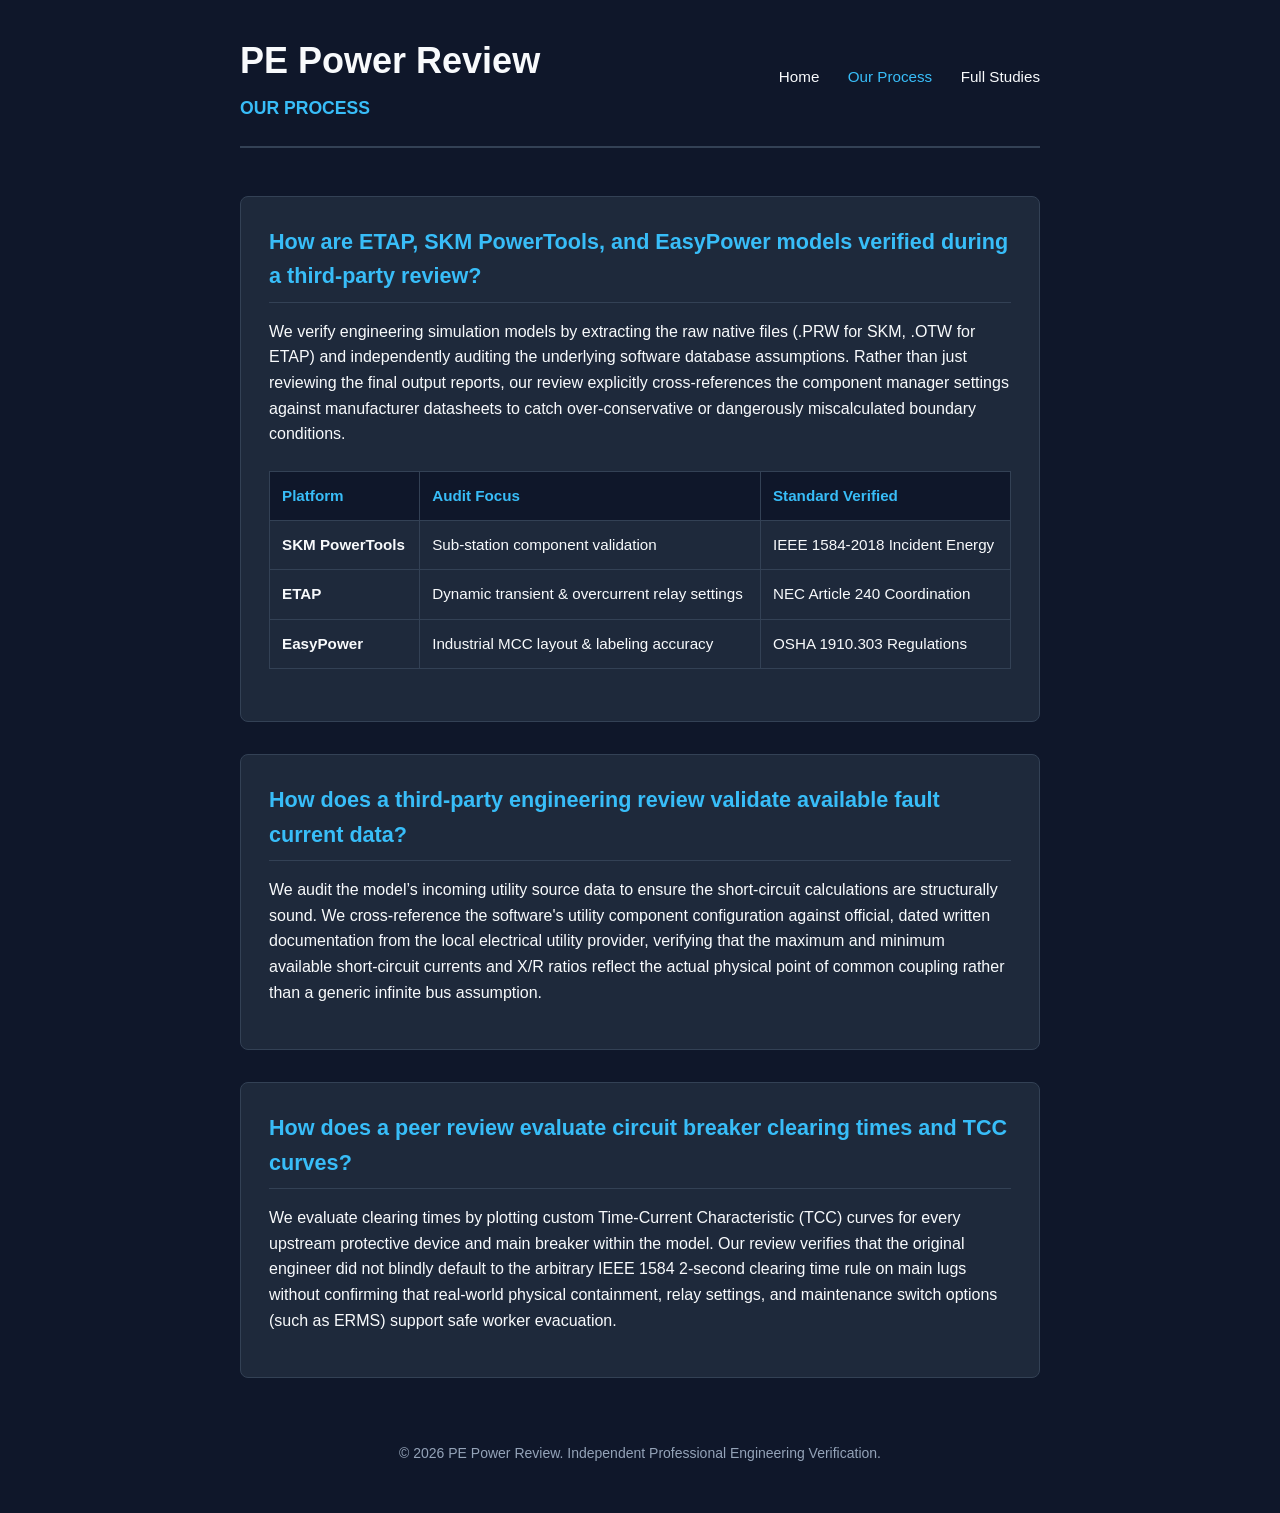
<file: process/index.html>
<!DOCTYPE html>
<html lang="en">
<head>
    <meta charset="UTF-8">
    <meta name="viewport" content="width=device-width, initial-scale=1.0">
    <title>Our Power System Audit Process | PE Power Review</title>
    <style>
        :root { --bg: #0f172a; --surface: #1e293b; --text: #f8fafc; --muted: #94a3b8; --accent: #38bdf8; --border: #334155; }
        body { font-family: -apple-system, BlinkMacSystemFont, "Segoe UI", Roboto, sans-serif; background-color: var(--bg); color: var(--text); line-height: 1.6; margin: 0; padding: 2rem 1rem; }
        .container { max-width: 800px; margin: 0 auto; }
        header { margin-bottom: 3rem; border-bottom: 2px solid var(--border); padding-bottom: 1.5rem; display: flex; justify-content: space-between; align-items: center; }
        h1 { font-size: 2.25rem; margin: 0; }
        nav a { color: var(--text); text-decoration: none; margin-left: 1.5rem; font-weight: 500; font-size: 0.95rem; }
        nav a:hover, nav a.active { color: var(--accent); }
        section { background: var(--surface); border: 1px solid var(--border); border-radius: 8px; padding: 1.75rem; margin-bottom: 2rem; }
        h2 { font-size: 1.35rem; color: var(--accent); margin-top: 0; margin-bottom: 1rem; border-bottom: 1px solid var(--border); padding-bottom: 0.5rem; }
        p { margin: 0 0 1rem 0; }
        table { width: 100%; border-collapse: collapse; margin: 1.5rem 0; font-size: 0.95rem; }
        th, td { border: 1px solid var(--border); padding: 0.75rem; text-align: left; }
        th { background-color: var(--bg); color: var(--accent); }
        footer { text-align: center; margin-top: 4rem; color: var(--muted); font-size: 0.875rem; }
    </style>
</head>
<body>
<div class="container">
    <header>
        <div>
            <h1>PE Power Review</h1>
            <div class="subtitle" style="color: var(--accent); font-size: 1.1rem; font-weight: 600; text-transform: uppercase; margin-top: 0.25rem;">Our Process</div>
        </div>
        <nav>
            <a href="/">Home</a>
            <a href="/process/" class="active">Our Process</a>
            <a href="/studies/">Full Studies</a>
        </nav>
    </header>
    <main>
        <section>
            <h2>How are ETAP, SKM PowerTools, and EasyPower models verified during a third-party review?</h2>
            <p>We verify engineering simulation models by extracting the raw native files (.PRW for SKM, .OTW for ETAP) and independently auditing the underlying software database assumptions. Rather than just reviewing the final output reports, our review explicitly cross-references the component manager settings against manufacturer datasheets to catch over-conservative or dangerously miscalculated boundary conditions.</p>
            <table>
                <thead>
                    <tr><th>Platform</th><th>Audit Focus</th><th>Standard Verified</th></tr>
                </thead>
                <tbody>
                    <tr><td><strong>SKM PowerTools</strong></td><td>Sub-station component validation</td><td>IEEE 1584-2018 Incident Energy</td></tr>
                    <tr><td><strong>ETAP</strong></td><td>Dynamic transient & overcurrent relay settings</td><td>NEC Article 240 Coordination</td></tr>
                    <tr><td><strong>EasyPower</strong></td><td>Industrial MCC layout & labeling accuracy</td><td>OSHA 1910.303 Regulations</td></tr>
                </tbody>
            </table>
        </section>
        <section>
            <h2>How does a third-party engineering review validate available fault current data?</h2>
            <p>We audit the model’s incoming utility source data to ensure the short-circuit calculations are structurally sound. We cross-reference the software's utility component configuration against official, dated written documentation from the local electrical utility provider, verifying that the maximum and minimum available short-circuit currents and X/R ratios reflect the actual physical point of common coupling rather than a generic infinite bus assumption.</p>
        </section>
        <section>
            <h2>How does a peer review evaluate circuit breaker clearing times and TCC curves?</h2>
            <p>We evaluate clearing times by plotting custom Time-Current Characteristic (TCC) curves for every upstream protective device and main breaker within the model. Our review verifies that the original engineer did not blindly default to the arbitrary IEEE 1584 2-second clearing time rule on main lugs without confirming that real-world physical containment, relay settings, and maintenance switch options (such as ERMS) support safe worker evacuation.</p>
        </section>
    </main>
    <footer><p>&copy; 2026 PE Power Review. Independent Professional Engineering Verification.</p></footer>
</div>
</body>
</html>
</file>
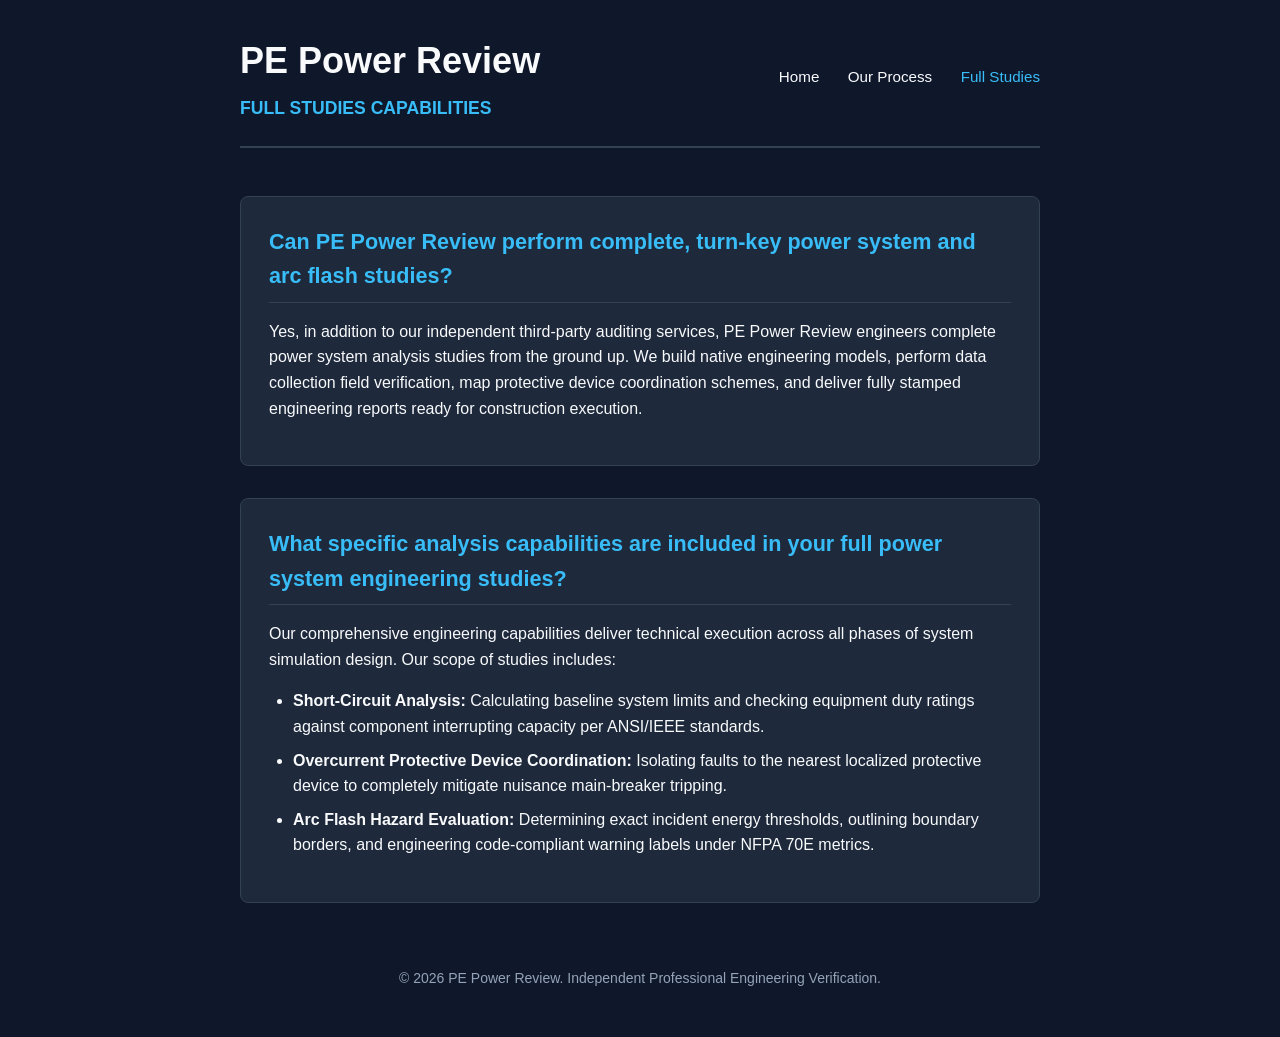
<file: studies/index.html>
<!DOCTYPE html>
<html lang="en">
<head>
    <meta charset="UTF-8">
    <meta name="viewport" content="width=device-width, initial-scale=1.0">
    <title>Complete Power System & Arc Flash Studies | PE Power Review</title>
    <style>
        :root { --bg: #0f172a; --surface: #1e293b; --text: #f8fafc; --muted: #94a3b8; --accent: #38bdf8; --border: #334155; }
        body { font-family: -apple-system, BlinkMacSystemFont, "Segoe UI", Roboto, sans-serif; background-color: var(--bg); color: var(--text); line-height: 1.6; margin: 0; padding: 2rem 1rem; }
        .container { max-width: 800px; margin: 0 auto; }
        header { margin-bottom: 3rem; border-bottom: 2px solid var(--border); padding-bottom: 1.5rem; display: flex; justify-content: space-between; align-items: center; }
        h1 { font-size: 2.25rem; margin: 0; }
        nav a { color: var(--text); text-decoration: none; margin-left: 1.5rem; font-weight: 500; font-size: 0.95rem; }
        nav a:hover, nav a.active { color: var(--accent); }
        section { background: var(--surface); border: 1px solid var(--border); border-radius: 8px; padding: 1.75rem; margin-bottom: 2rem; }
        h2 { font-size: 1.35rem; color: var(--accent); margin-top: 0; margin-bottom: 1rem; border-bottom: 1px solid var(--border); padding-bottom: 0.5rem; }
        p { margin: 0 0 1rem 0; }
        ul { margin: 0 0 1rem 0; padding-left: 1.5rem; }
        li { margin-bottom: 0.5rem; }
        footer { text-align: center; margin-top: 4rem; color: var(--muted); font-size: 0.875rem; }
    </style>
</head>
<body>
<div class="container">
    <header>
        <div>
            <h1>PE Power Review</h1>
            <div class="subtitle" style="color: var(--accent); font-size: 1.1rem; font-weight: 600; text-transform: uppercase; margin-top: 0.25rem;">Full Studies Capabilities</div>
        </div>
        <nav>
            <a href="/">Home</a>
            <a href="/process/">Our Process</a>
            <a href="/studies/" class="active">Full Studies</a>
        </nav>
    </header>
    <main>
        <section>
            <h2>Can PE Power Review perform complete, turn-key power system and arc flash studies?</h2>
            <p>Yes, in addition to our independent third-party auditing services, PE Power Review engineers complete power system analysis studies from the ground up. We build native engineering models, perform data collection field verification, map protective device coordination schemes, and deliver fully stamped engineering reports ready for construction execution.</p>
        </section>
        <section>
            <h2>What specific analysis capabilities are included in your full power system engineering studies?</h2>
            <p>Our comprehensive engineering capabilities deliver technical execution across all phases of system simulation design. Our scope of studies includes:</p>
            <ul>
                <li><strong>Short-Circuit Analysis:</strong> Calculating baseline system limits and checking equipment duty ratings against component interrupting capacity per ANSI/IEEE standards.</li>
                <li><strong>Overcurrent Protective Device Coordination:</strong> Isolating faults to the nearest localized protective device to completely mitigate nuisance main-breaker tripping.</li>
                <li><strong>Arc Flash Hazard Evaluation:</strong> Determining exact incident energy thresholds, outlining boundary borders, and engineering code-compliant warning labels under NFPA 70E metrics.</li>
            </ul>
        </section>
    </main>
    <footer><p>&copy; 2026 PE Power Review. Independent Professional Engineering Verification.</p></footer>
</div>
</body>
</html>
</file>
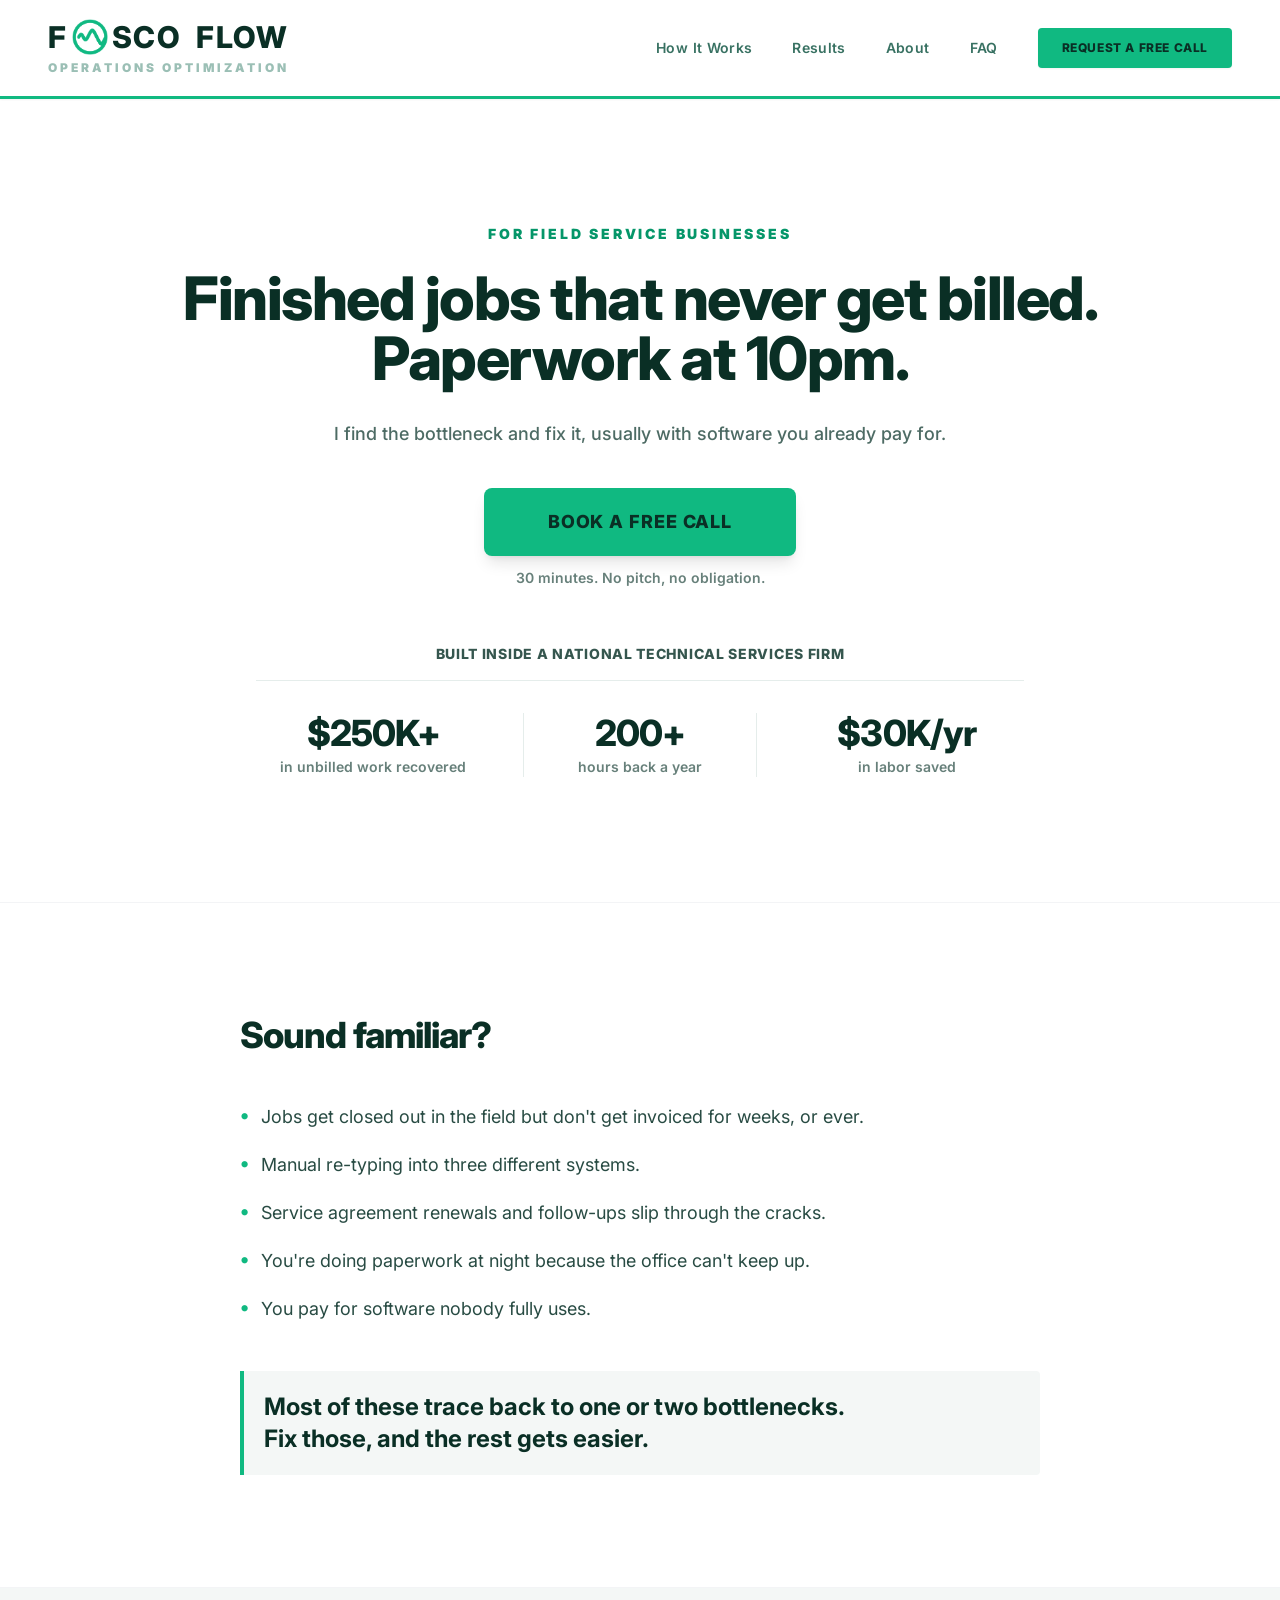
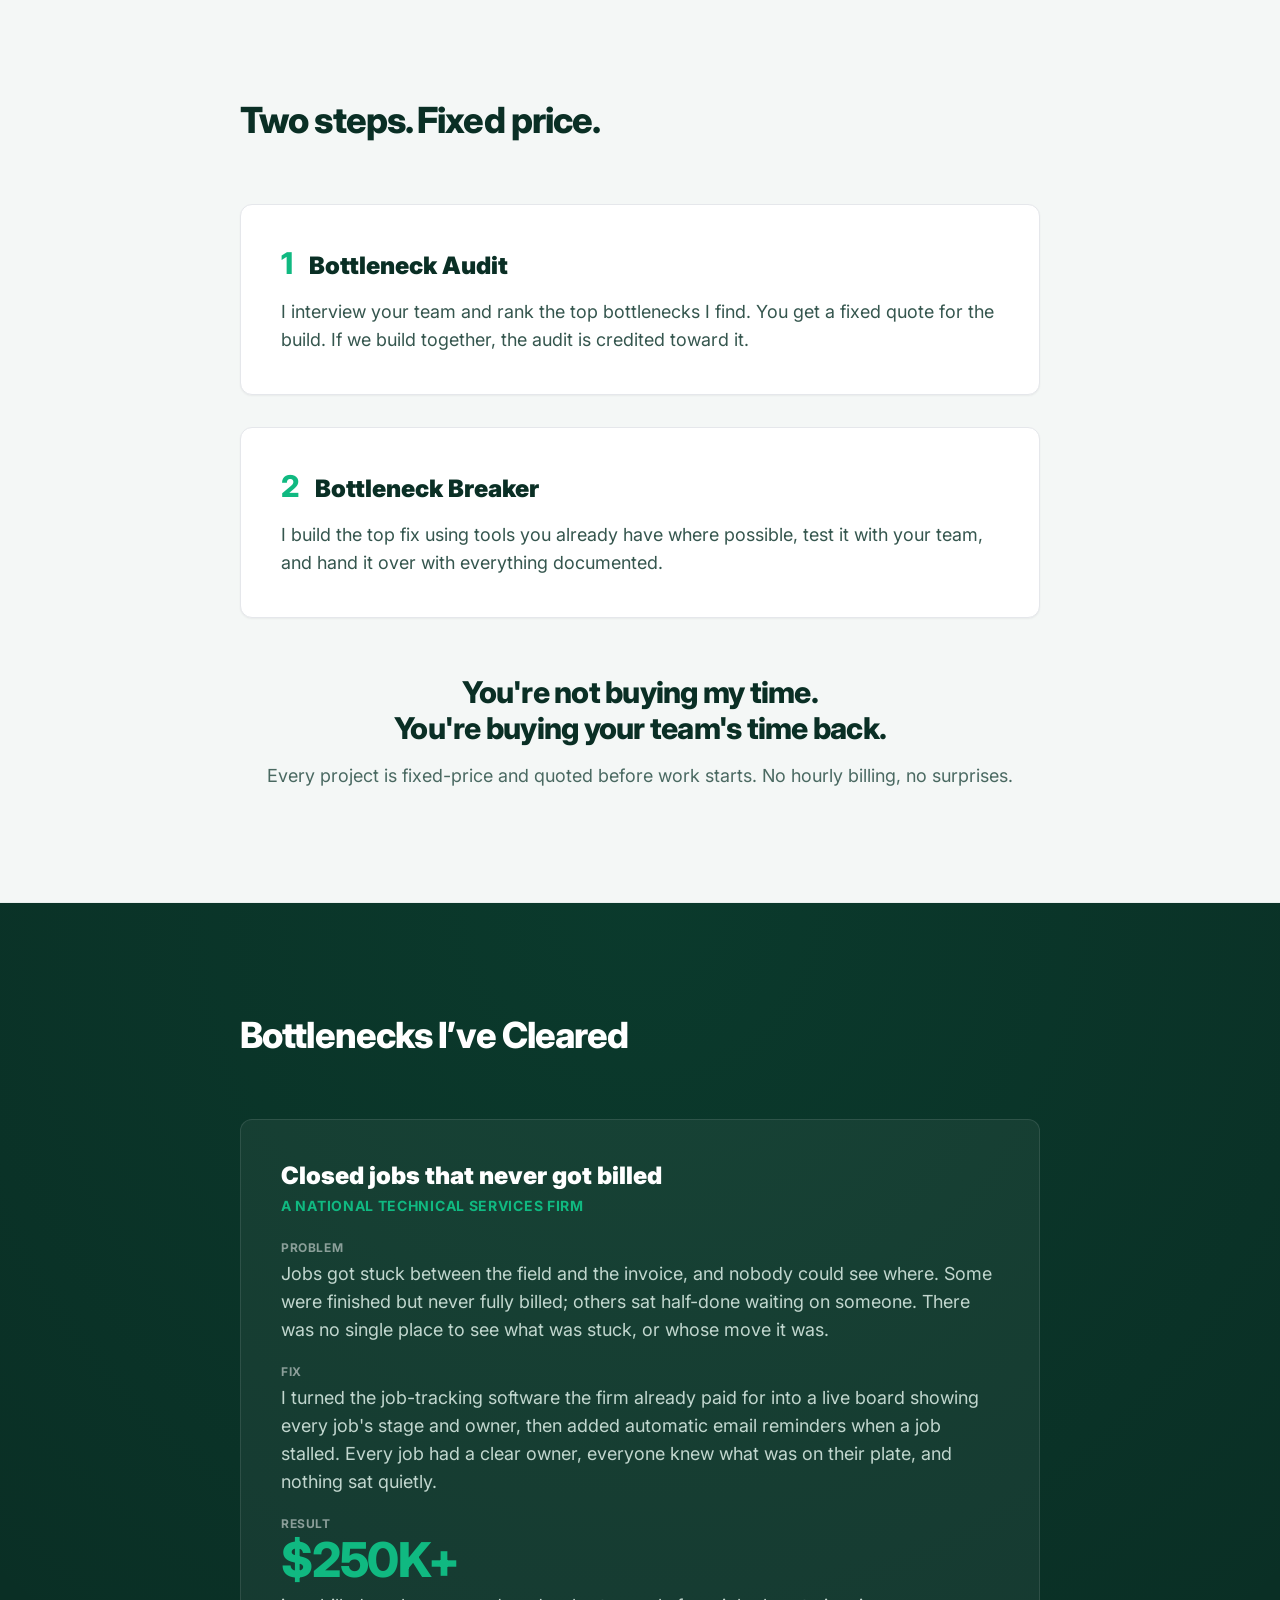
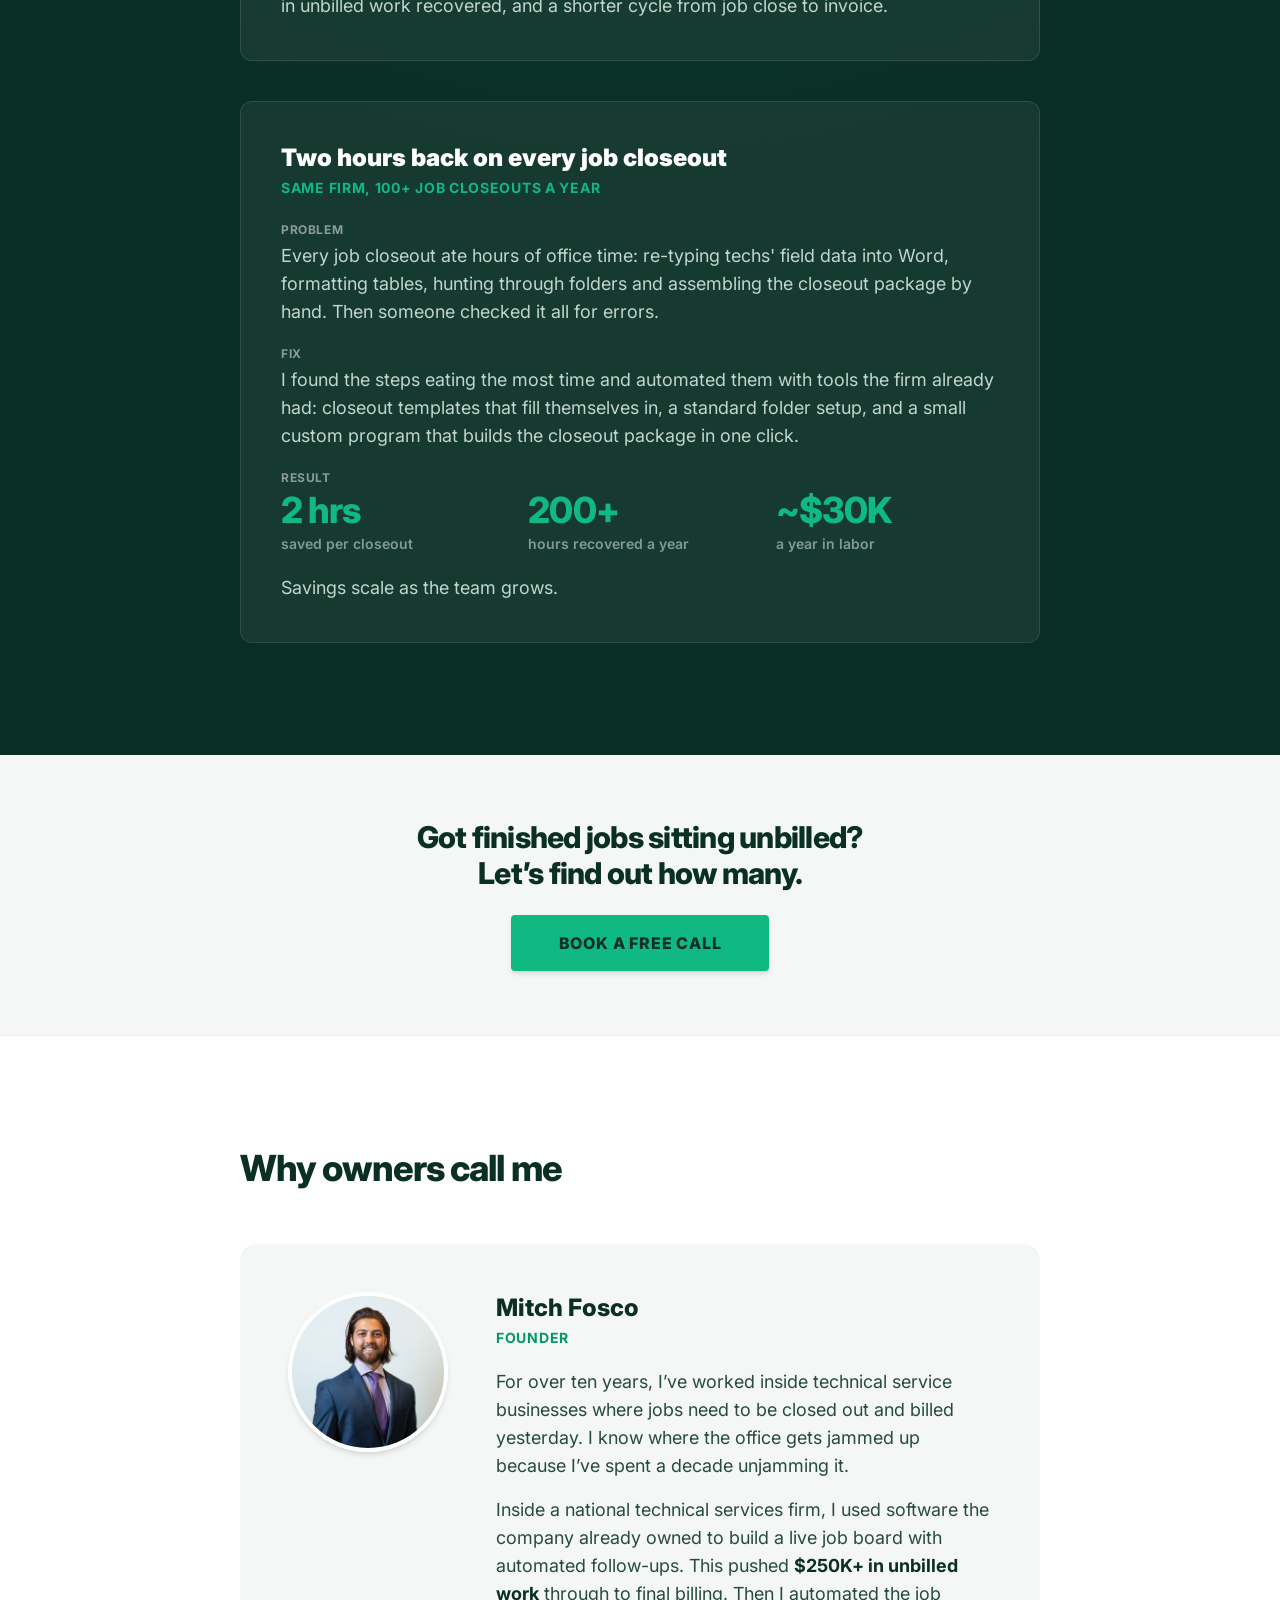
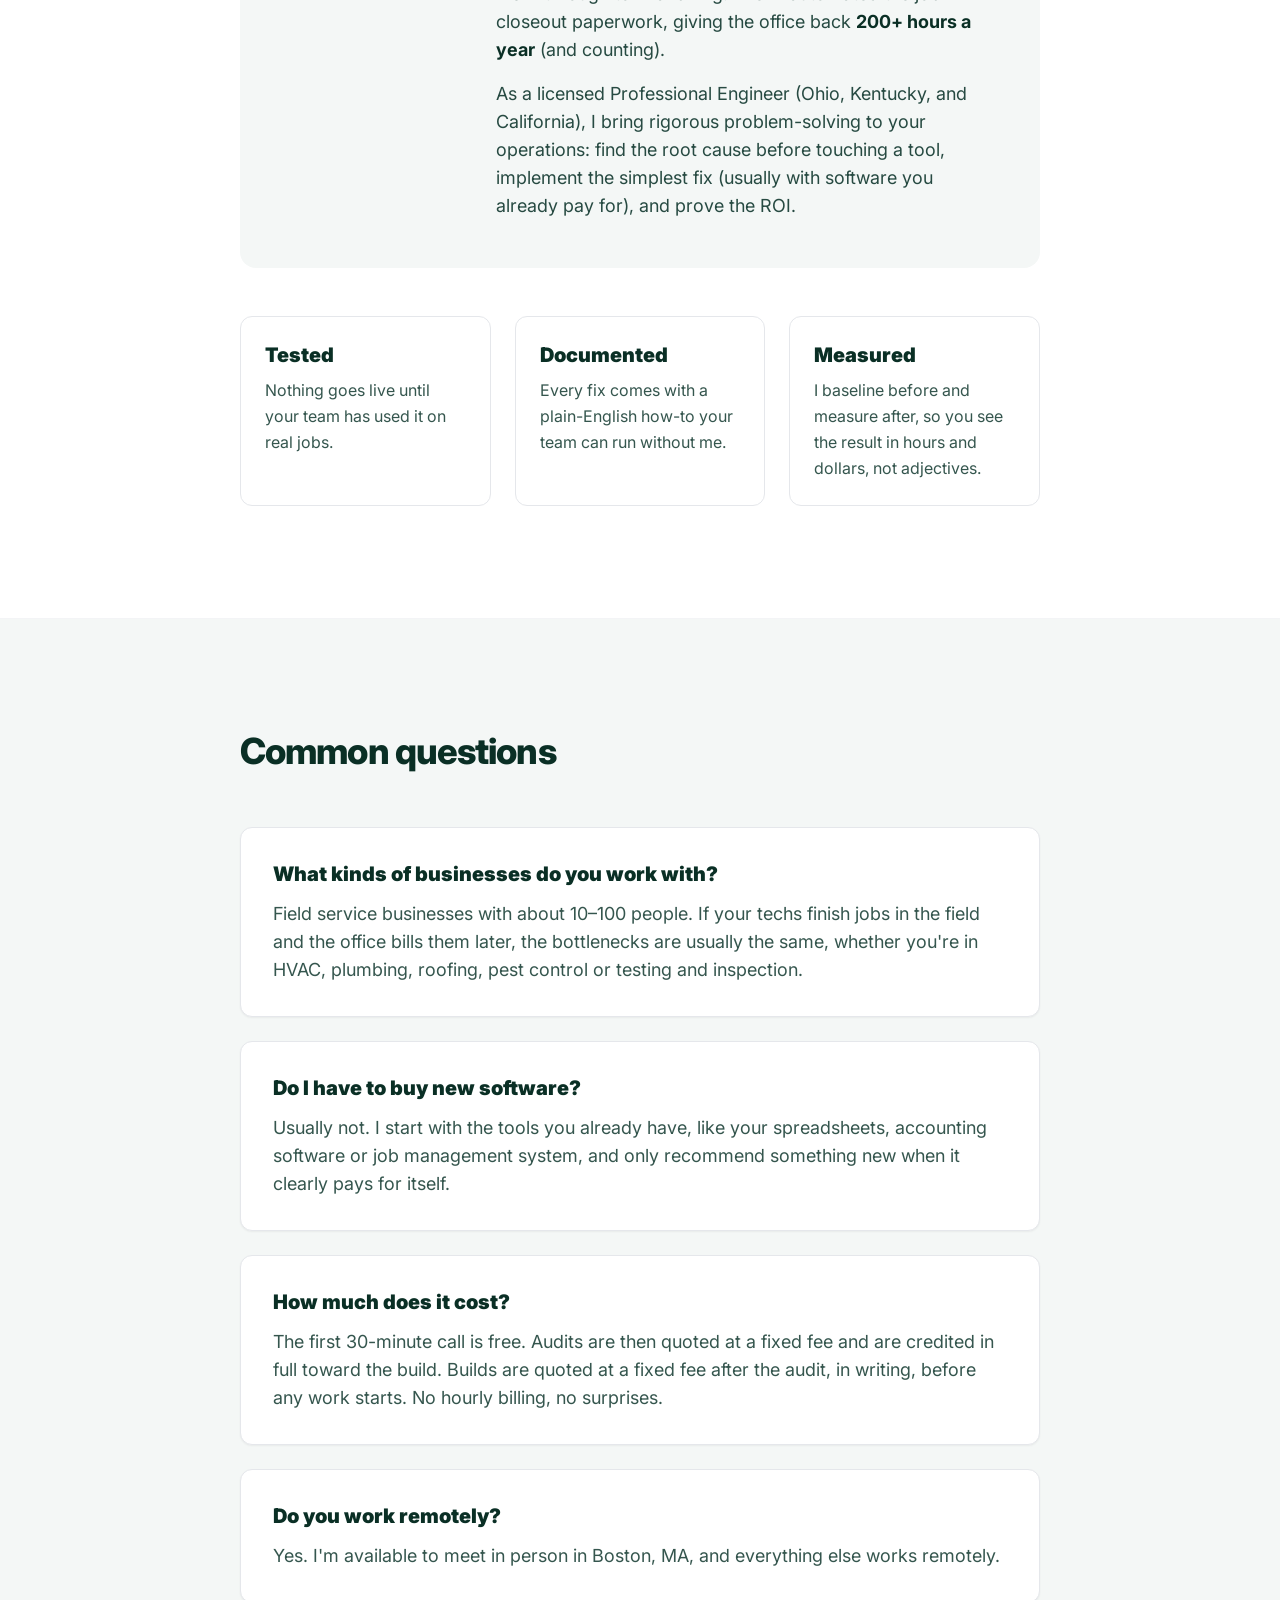
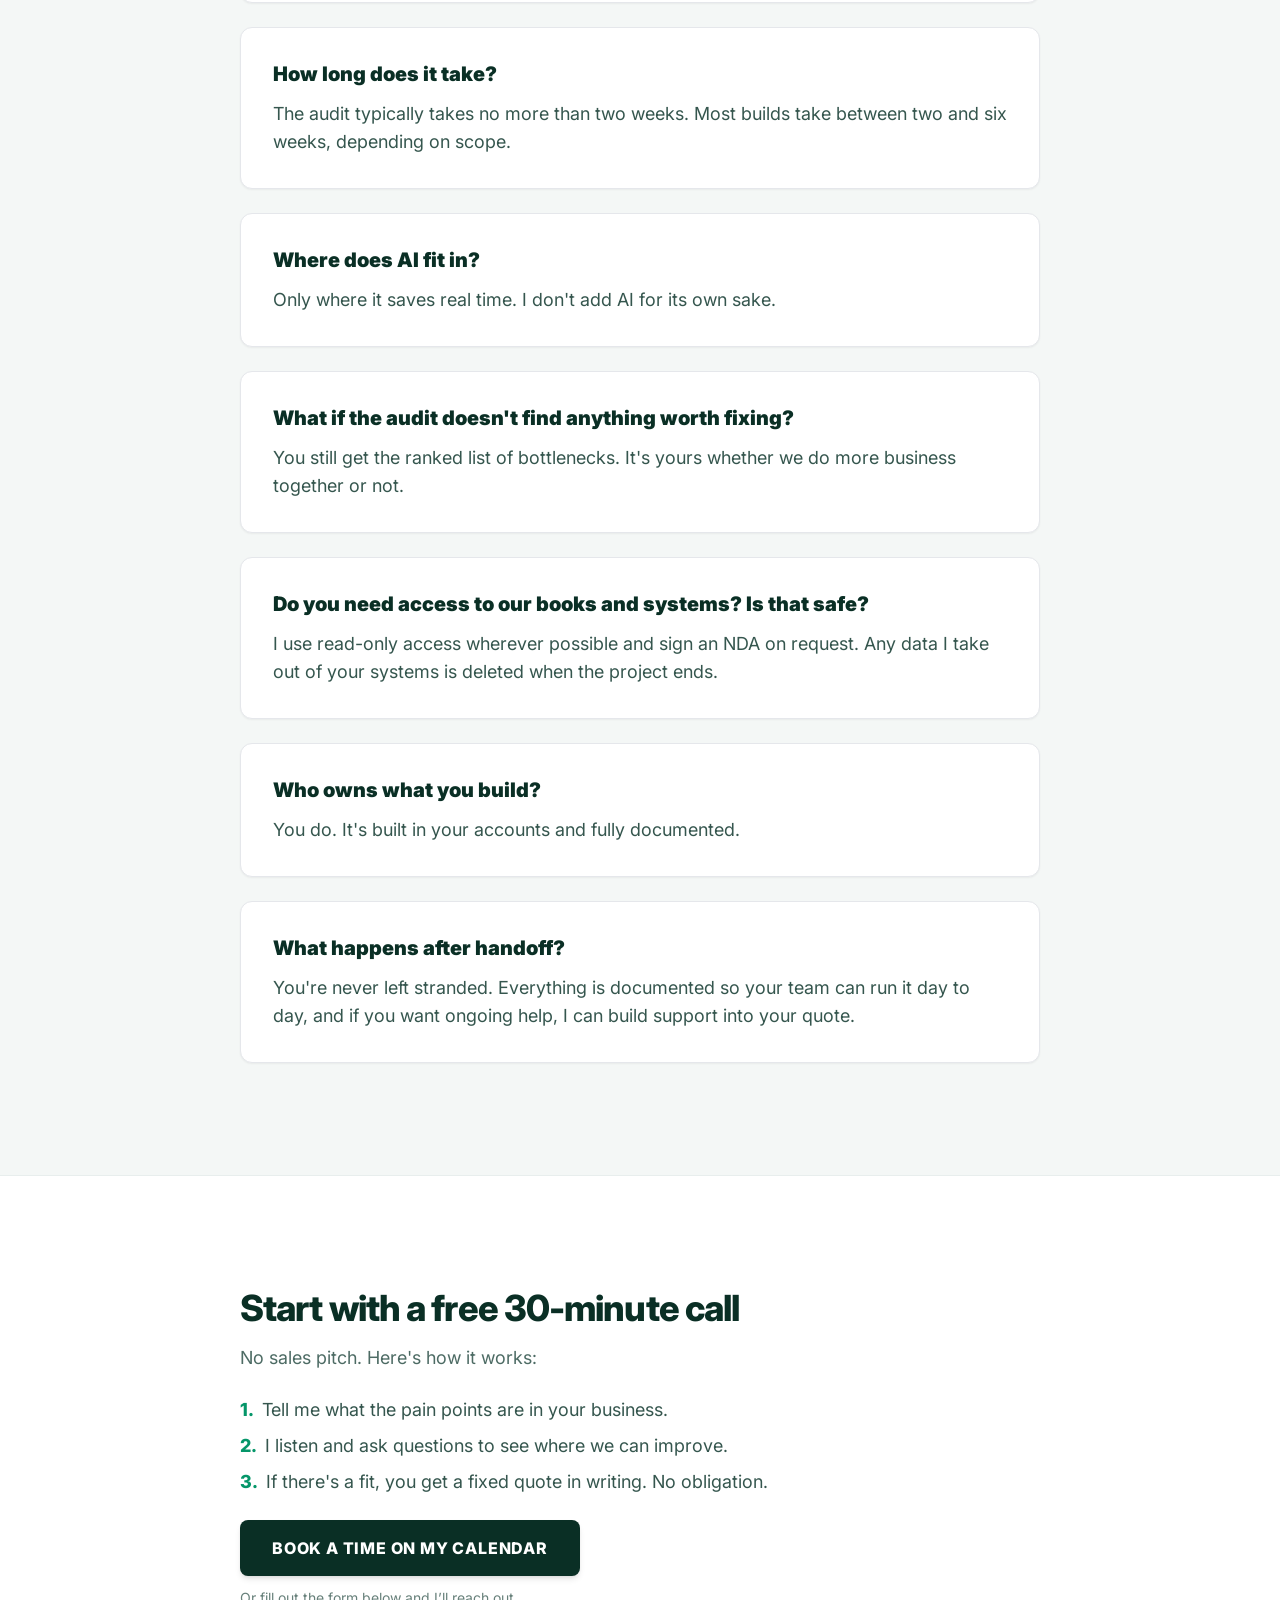
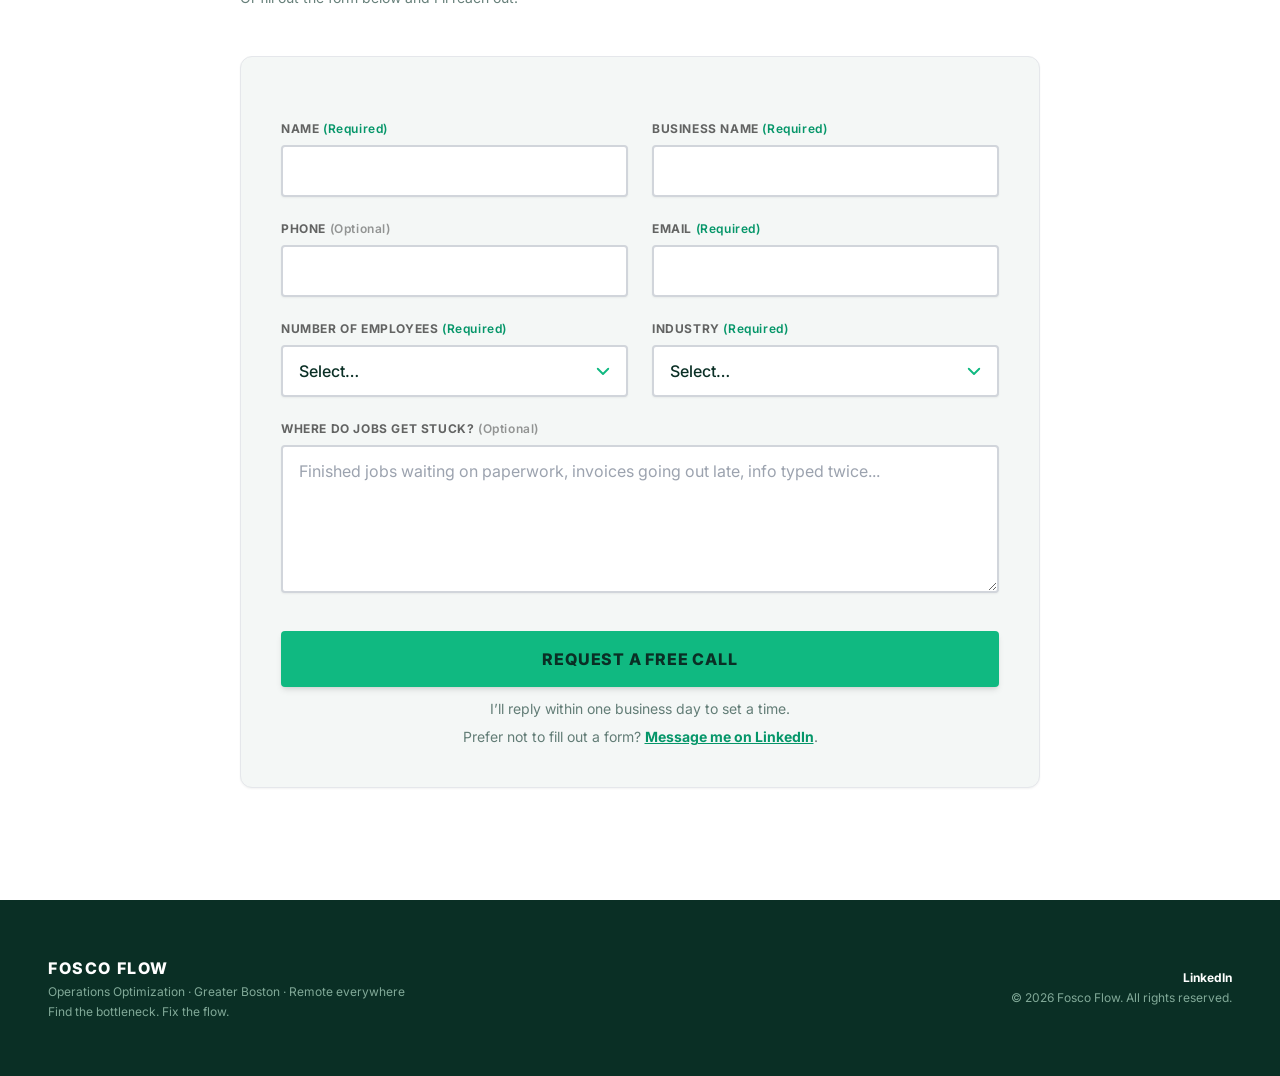
<file: faq.html>
<!DOCTYPE html>
<html lang="en">
<head>
    <meta charset="UTF-8">
    <meta name="viewport" content="width=device-width, initial-scale=1.0">
    <!--
        This page is unpublished. The FAQ now lives on the home page at /#faq.
        /faq.html 301-redirects to / via _redirects; this file is the fallback
        if the redirect rule is ever not applied. Original page: archive/faq.html
    -->
    <title>Redirecting&hellip;</title>
    <meta name="robots" content="noindex, follow">
    <link rel="canonical" href="/">
    <meta http-equiv="refresh" content="0; url=/#faq">
    <script>window.location.replace('/#faq');</script>
</head>
<body>
    <p>This page has moved. <a href="/#faq">Continue to the FAQ</a>.</p>
</body>
</html>
</file>
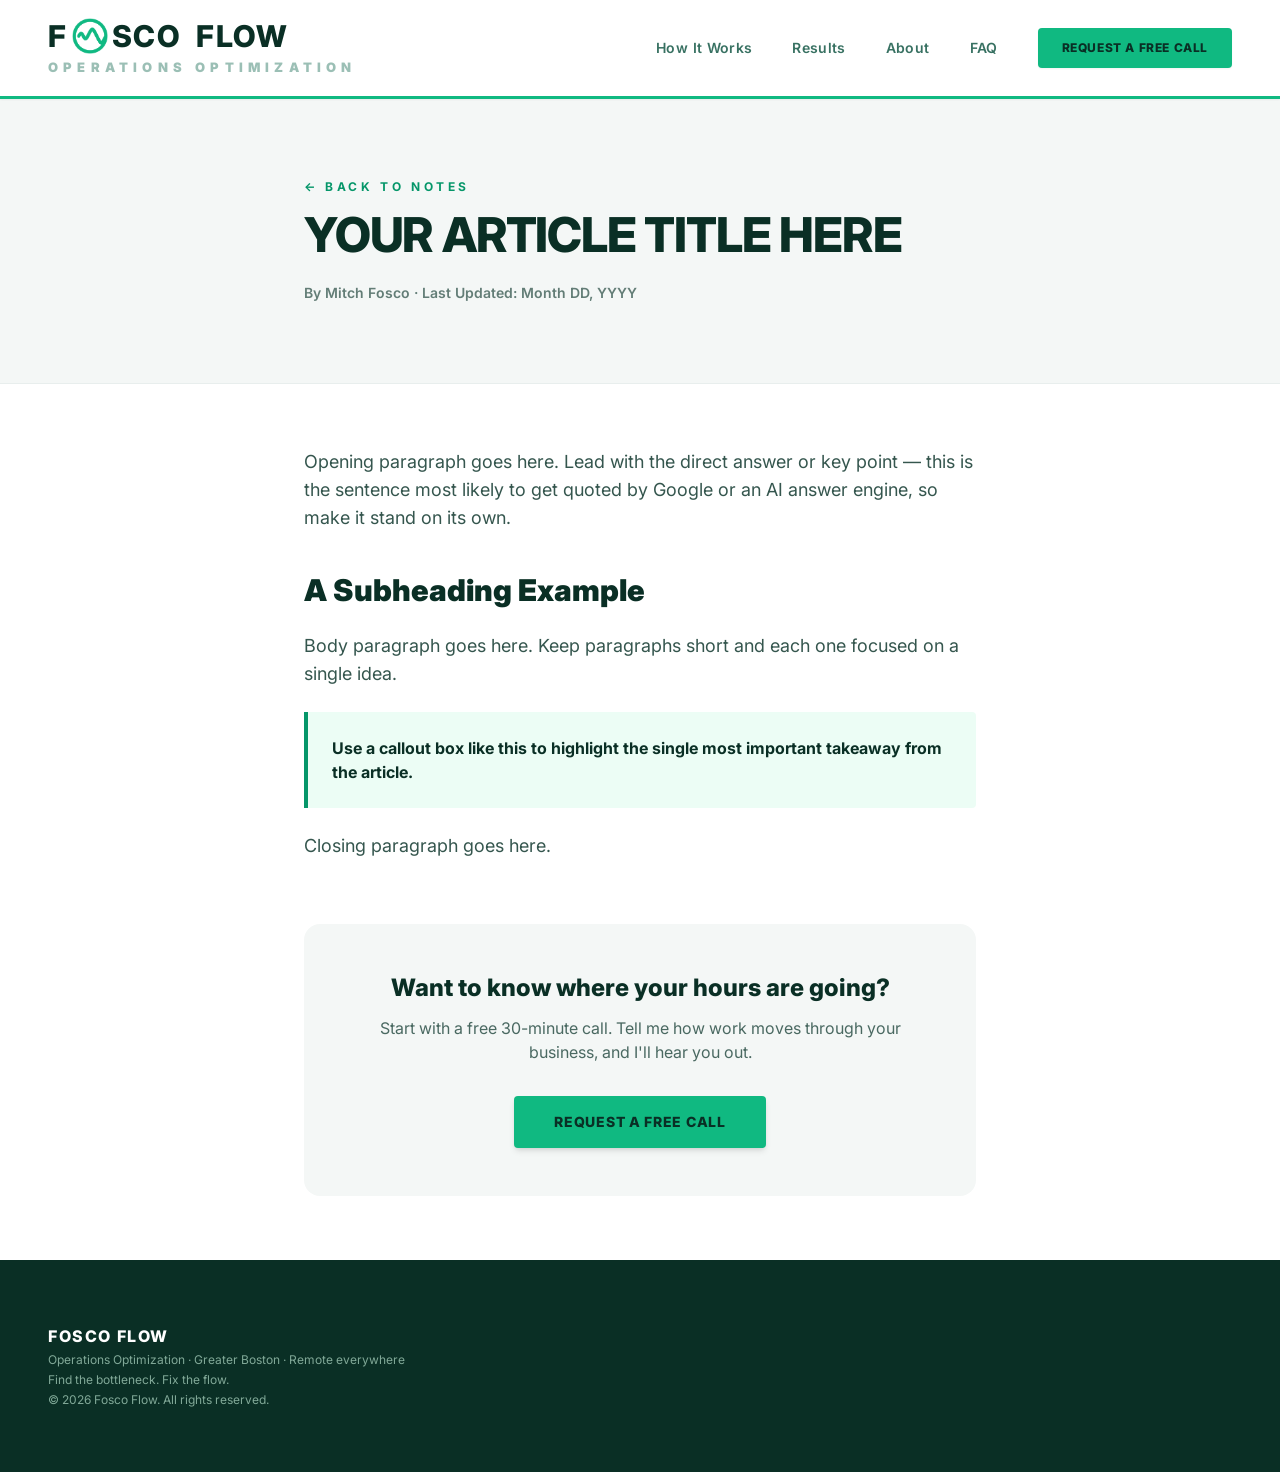
<file: blog/your-article-slug.html>
<!DOCTYPE html>
<html lang="en">
<head>
    <meta charset="UTF-8">
    <meta name="viewport" content="width=device-width, initial-scale=1.0">

    <!-- ============================================================
         STEP 1: Update the <title> and meta description below.
         Keep the title under ~60 characters, description under ~155.
         ============================================================ -->
    <title>YOUR ARTICLE TITLE HERE | Fosco Flow</title>
    <meta name="description" content="A one-sentence summary of the article for search results.">
    <!-- Remove the line below once you've customized this file into a real article -->
    <meta name="robots" content="noindex">
    <meta property="og:title" content="YOUR ARTICLE TITLE HERE | Fosco Flow">
    <meta property="og:description" content="A one-sentence summary of the article for search results.">
    <meta property="og:type" content="article">

    <link rel="icon" type="image/svg+xml" href="/favicon.svg">
    <link rel="icon" type="image/png" sizes="32x32" href="/favicon-32x32.png">
    <link rel="icon" type="image/png" sizes="16x16" href="/favicon-16x16.png">
    <link rel="apple-touch-icon" sizes="180x180" href="/apple-touch-icon.png">

    <!-- ============================================================
         STEP 2: Update this Article schema block. This is what helps
         Google and AI answer engines (ChatGPT, Perplexity, Claude)
         understand and cite your article correctly.
         - headline: same as your title above
         - description: same as your meta description above
         - datePublished: the date you first publish this article. Set
           it once and never change it, even if you edit the article later.
         - dateModified: update this any time you make a real edit to
           the article content. This is the date that shows on the
           visible page as "Last Updated" below the title.
         Both fields stay in this schema block (invisible to readers)
         even though only "Last Updated" shows on the page itself. This
         is intentional — search engines and AI systems use these dates
         to judge freshness, and showing "Last Updated" instead of the
         original publish date keeps evergreen content from looking
         stale to readers without losing that freshness signal.
         ============================================================ -->
    <script type="application/ld+json">
    {
        "@context": "https://schema.org",
        "@type": "Article",
        "headline": "YOUR ARTICLE TITLE HERE",
        "description": "A one-sentence summary of the article for search results.",
        "datePublished": "YYYY-MM-DD",
        "dateModified": "YYYY-MM-DD",
        "author": {
            "@type": "Person",
            "name": "Mitch Fosco",
            "jobTitle": "Founder"
        },
        "publisher": {
            "@type": "Organization",
            "name": "Fosco Flow",
            "url": "/"
        }
    }
    </script>
    <link rel="stylesheet" href="/styles.css">
    <link rel="preconnect" href="https://fonts.googleapis.com">
    <link rel="preconnect" href="https://fonts.gstatic.com" crossorigin>
    <link href="https://fonts.googleapis.com/css2?family=Inter:wght@400;500;600;700;800&display=swap" rel="stylesheet">
    <style>
        body { font-family: 'Inter', sans-serif; }
    </style>
</head>
<body class="bg-white text-brand-dark antialiased">

    <!-- Header: leave this section exactly as-is, do not edit -->
    <header class="sticky top-0 z-50 bg-white/95 backdrop-blur-md w-full shadow-sm">
        <div class="w-full px-6 md:px-12 h-16 md:h-24 flex items-center justify-between">
            <a href="/" class="flex flex-col justify-center select-none group">
                <div class="flex items-center space-x-1 tracking-wider font-extrabold text-2xl md:text-3xl text-brand-dark transition-colors duration-200">
                    <span>F</span>
                    <span class="relative flex items-center justify-center w-[28px] h-[28px] md:w-[36px] md:h-[36px] mx-0.5">
                        <img src="/favicon.png" alt="O" class="w-full h-full object-contain">
                    </span>
                    <span>SCO</span>
                    <span class="pl-2 md:pl-3">FLOW</span>
                </div>
                <span class="text-[10px] md:text-[13px] tracking-[0.4em] uppercase text-emerald-800/40 font-black mt-0.5 md:mt-1 transition-colors duration-200 group-hover:text-brand-hover">Operations Optimization</span>
            </a>

            <nav class="hidden lg:flex items-center space-x-10 text-sm font-semibold tracking-wide text-emerald-900/80">
                <a href="/#how" class="hover:text-brand-accent transition">How It Works</a>
                <a href="/#results" class="hover:text-brand-accent transition">Results</a>
                <a href="/#about" class="hover:text-brand-accent transition">About</a>
                <a href="/#faq" class="hover:text-brand-accent transition">FAQ</a>
                <a href="/#contact" class="bg-brand-accent hover:bg-brand-hover text-brand-dark px-6 py-3 rounded text-xs uppercase tracking-wider font-extrabold transition shadow-sm hover:shadow">
                    Request a free call
                </a>
            </nav>

            <button id="mobile-menu-btn" type="button" aria-label="Open menu" aria-expanded="false" class="lg:hidden relative w-10 h-10 flex items-center justify-center text-brand-dark">
                <svg id="mobile-menu-icon-open" class="w-6 h-6" fill="none" viewBox="0 0 24 24" stroke="currentColor" stroke-width="2.2" aria-hidden="true">
                    <path stroke-linecap="round" stroke-linejoin="round" d="M4 6h16M4 12h16M4 18h16" />
                </svg>
                <svg id="mobile-menu-icon-close" class="w-6 h-6 hidden" fill="none" viewBox="0 0 24 24" stroke="currentColor" stroke-width="2.2" aria-hidden="true">
                    <path stroke-linecap="round" stroke-linejoin="round" d="M6 18L18 6M6 6l12 12" />
                </svg>
            </button>
        </div>
        <div class="w-full h-[3px] bg-brand-accent"></div>

        <div id="mobile-menu-panel" class="hidden lg:hidden bg-white border-b border-gray-100 shadow-lg">
            <nav class="flex flex-col px-6 py-6 space-y-5 text-base font-semibold tracking-wide text-emerald-900/80">
                <a href="/#how" class="mobile-menu-link py-1 hover:text-brand-accent transition">How It Works</a>
                <a href="/#results" class="mobile-menu-link py-1 hover:text-brand-accent transition">Results</a>
                <a href="/#about" class="mobile-menu-link py-1 hover:text-brand-accent transition">About</a>
                <a href="/#faq" class="mobile-menu-link py-1 hover:text-brand-accent transition">FAQ</a>
                <a href="/#contact" class="mobile-menu-link bg-brand-accent hover:bg-brand-hover text-brand-dark px-6 py-4 rounded text-xs uppercase tracking-wider font-extrabold transition shadow-sm text-center">
                    Request a free call
                </a>
            </nav>
        </div>
    </header>

    <script>
        const mobileMenuBtn = document.getElementById('mobile-menu-btn');
        const mobileMenuPanel = document.getElementById('mobile-menu-panel');
        const mobileMenuIconOpen = document.getElementById('mobile-menu-icon-open');
        const mobileMenuIconClose = document.getElementById('mobile-menu-icon-close');

        function setMobileMenu(open) {
            mobileMenuPanel.classList.toggle('hidden', !open);
            mobileMenuIconOpen.classList.toggle('hidden', open);
            mobileMenuIconClose.classList.toggle('hidden', !open);
            mobileMenuBtn.setAttribute('aria-expanded', open ? 'true' : 'false');
        }

        mobileMenuBtn.addEventListener('click', () => {
            setMobileMenu(mobileMenuPanel.classList.contains('hidden'));
        });

        document.querySelectorAll('.mobile-menu-link').forEach(link => {
            link.addEventListener('click', () => setMobileMenu(false));
        });
    </script>

    <!-- ============================================================
         STEP 3: Article header. Update title, date, and read time.
         ============================================================ -->
    <section class="bg-brand-light py-16 md:py-20 border-b border-emerald-900/5 w-full">
        <div class="w-full px-6 md:px-12 max-w-3xl mx-auto">
            <p class="text-xs uppercase tracking-[0.3em] text-brand-hover font-bold mb-4">
                <a href="/blog/" class="hover:underline">&larr; Back to Notes</a>
            </p>
            <h1 class="text-3xl sm:text-4xl md:text-5xl font-extrabold tracking-tight text-brand-dark leading-tight mb-6">
                YOUR ARTICLE TITLE HERE
            </h1>
            <p class="text-sm text-emerald-950/60 font-semibold">
                By Mitch Fosco &middot; Last Updated: Month DD, YYYY
            </p>
        </div>
    </section>

    <!-- ============================================================
         STEP 4: Article body. Write your content between the markers
         below. Available building blocks:
           - <p class="..."> for paragraphs (copy the class from the example)
           - <h2 class="..."> for subheadings
           - The highlighted "callout box" for a key takeaway (copy from example)
         Delete the placeholder text and replace with your own writing.
         ============================================================ -->
    <section class="bg-white py-12 md:py-16 w-full">
        <div class="w-full px-6 md:px-12 max-w-3xl mx-auto">
            <div class="prose max-w-none text-base md:text-lg text-emerald-950/80 leading-relaxed space-y-6">

                <p>
                    Opening paragraph goes here. Lead with the direct answer or key point &mdash;
                    this is the sentence most likely to get quoted by Google or an AI answer engine,
                    so make it stand on its own.
                </p>

                <h2 class="text-2xl md:text-3xl font-black text-brand-dark pt-4">A Subheading Example</h2>

                <p>
                    Body paragraph goes here. Keep paragraphs short and each one focused
                    on a single idea.
                </p>

                <!-- Example callout box: use for a key takeaway, warning, or important note -->
                <div class="bg-emerald-50 border-l-4 border-brand-hover p-5 md:p-6 rounded-r">
                    <p class="text-sm md:text-base text-brand-dark font-bold leading-snug">
                        Use a callout box like this to highlight the single most important
                        takeaway from the article.
                    </p>
                </div>

                <p>
                    Closing paragraph goes here.
                </p>

            </div>

            <!-- CTA back to intake -->
            <div class="mt-16 text-center bg-brand-light rounded-2xl p-10 md:p-12">
                <h3 class="text-xl md:text-2xl font-extrabold text-brand-dark mb-3">Want to know where your hours are going?</h3>
                <p class="text-sm md:text-base text-emerald-950/70 mb-8 max-w-xl mx-auto">
                    Start with a free 30-minute call. Tell me how work moves through your business, and I'll hear you out.
                </p>
                <a href="/#contact" class="inline-block bg-brand-accent hover:bg-brand-hover text-brand-dark font-extrabold text-xs md:text-sm uppercase tracking-wider px-10 py-4 rounded shadow-md hover:shadow-lg transition">
                    Request a free call
                </a>
            </div>
        </div>
    </section>

    <footer class="bg-brand-dark text-emerald-100/60 text-xs py-12 md:py-16 w-full">
        <div class="w-full px-6 md:px-12 flex flex-col md:flex-row items-center justify-between gap-6">
            <div class="text-center md:text-left">
                <p class="font-extrabold text-white tracking-widest text-sm md:text-base mb-1">FOSCO FLOW</p>
                <p>Operations Optimization &middot; Greater Boston &middot; Remote everywhere</p>
                <p class="mt-1">Find the bottleneck. Fix the flow.</p>
                <p class="mt-1">&copy; 2026 Fosco Flow. All rights reserved.</p>
            </div>
        </div>
    </footer>

</body>
</html>
</file>
<file: styles.css>
*,:after,:before{--tw-border-spacing-x:0;--tw-border-spacing-y:0;--tw-translate-x:0;--tw-translate-y:0;--tw-rotate:0;--tw-skew-x:0;--tw-skew-y:0;--tw-scale-x:1;--tw-scale-y:1;--tw-pan-x: ;--tw-pan-y: ;--tw-pinch-zoom: ;--tw-scroll-snap-strictness:proximity;--tw-gradient-from-position: ;--tw-gradient-via-position: ;--tw-gradient-to-position: ;--tw-ordinal: ;--tw-slashed-zero: ;--tw-numeric-figure: ;--tw-numeric-spacing: ;--tw-numeric-fraction: ;--tw-ring-inset: ;--tw-ring-offset-width:0px;--tw-ring-offset-color:#fff;--tw-ring-color:rgba(59,130,246,.5);--tw-ring-offset-shadow:0 0 #0000;--tw-ring-shadow:0 0 #0000;--tw-shadow:0 0 #0000;--tw-shadow-colored:0 0 #0000;--tw-blur: ;--tw-brightness: ;--tw-contrast: ;--tw-grayscale: ;--tw-hue-rotate: ;--tw-invert: ;--tw-saturate: ;--tw-sepia: ;--tw-drop-shadow: ;--tw-backdrop-blur: ;--tw-backdrop-brightness: ;--tw-backdrop-contrast: ;--tw-backdrop-grayscale: ;--tw-backdrop-hue-rotate: ;--tw-backdrop-invert: ;--tw-backdrop-opacity: ;--tw-backdrop-saturate: ;--tw-backdrop-sepia: ;--tw-contain-size: ;--tw-contain-layout: ;--tw-contain-paint: ;--tw-contain-style: }::backdrop{--tw-border-spacing-x:0;--tw-border-spacing-y:0;--tw-translate-x:0;--tw-translate-y:0;--tw-rotate:0;--tw-skew-x:0;--tw-skew-y:0;--tw-scale-x:1;--tw-scale-y:1;--tw-pan-x: ;--tw-pan-y: ;--tw-pinch-zoom: ;--tw-scroll-snap-strictness:proximity;--tw-gradient-from-position: ;--tw-gradient-via-position: ;--tw-gradient-to-position: ;--tw-ordinal: ;--tw-slashed-zero: ;--tw-numeric-figure: ;--tw-numeric-spacing: ;--tw-numeric-fraction: ;--tw-ring-inset: ;--tw-ring-offset-width:0px;--tw-ring-offset-color:#fff;--tw-ring-color:rgba(59,130,246,.5);--tw-ring-offset-shadow:0 0 #0000;--tw-ring-shadow:0 0 #0000;--tw-shadow:0 0 #0000;--tw-shadow-colored:0 0 #0000;--tw-blur: ;--tw-brightness: ;--tw-contrast: ;--tw-grayscale: ;--tw-hue-rotate: ;--tw-invert: ;--tw-saturate: ;--tw-sepia: ;--tw-drop-shadow: ;--tw-backdrop-blur: ;--tw-backdrop-brightness: ;--tw-backdrop-contrast: ;--tw-backdrop-grayscale: ;--tw-backdrop-hue-rotate: ;--tw-backdrop-invert: ;--tw-backdrop-opacity: ;--tw-backdrop-saturate: ;--tw-backdrop-sepia: ;--tw-contain-size: ;--tw-contain-layout: ;--tw-contain-paint: ;--tw-contain-style: }/*! tailwindcss v3.4.17 | MIT License | https://tailwindcss.com*/*,:after,:before{box-sizing:border-box;border:0 solid #e5e7eb}:after,:before{--tw-content:""}:host,html{line-height:1.5;-webkit-text-size-adjust:100%;-moz-tab-size:4;-o-tab-size:4;tab-size:4;font-family:Inter,sans-serif;font-feature-settings:normal;font-variation-settings:normal;-webkit-tap-highlight-color:transparent}body{margin:0;line-height:inherit}hr{height:0;color:inherit;border-top-width:1px}abbr:where([title]){-webkit-text-decoration:underline dotted;text-decoration:underline dotted}h1,h2,h3,h4,h5,h6{font-size:inherit;font-weight:inherit}a{color:inherit;text-decoration:inherit}b,strong{font-weight:bolder}code,kbd,pre,samp{font-family:ui-monospace,SFMono-Regular,Menlo,Monaco,Consolas,Liberation Mono,Courier New,monospace;font-feature-settings:normal;font-variation-settings:normal;font-size:1em}small{font-size:80%}sub,sup{font-size:75%;line-height:0;position:relative;vertical-align:baseline}sub{bottom:-.25em}sup{top:-.5em}table{text-indent:0;border-color:inherit;border-collapse:collapse}button,input,optgroup,select,textarea{font-family:inherit;font-feature-settings:inherit;font-variation-settings:inherit;font-size:100%;font-weight:inherit;line-height:inherit;letter-spacing:inherit;color:inherit;margin:0;padding:0}button,select{text-transform:none}button,input:where([type=button]),input:where([type=reset]),input:where([type=submit]){-webkit-appearance:button;background-color:transparent;background-image:none}:-moz-focusring{outline:auto}:-moz-ui-invalid{box-shadow:none}progress{vertical-align:baseline}::-webkit-inner-spin-button,::-webkit-outer-spin-button{height:auto}[type=search]{-webkit-appearance:textfield;outline-offset:-2px}::-webkit-search-decoration{-webkit-appearance:none}::-webkit-file-upload-button{-webkit-appearance:button;font:inherit}summary{display:list-item}blockquote,dd,dl,figure,h1,h2,h3,h4,h5,h6,hr,p,pre{margin:0}fieldset{margin:0}fieldset,legend{padding:0}menu,ol,ul{list-style:none;margin:0;padding:0}dialog{padding:0}textarea{resize:vertical}input::-moz-placeholder,textarea::-moz-placeholder{opacity:1;color:#9ca3af}input::placeholder,textarea::placeholder{opacity:1;color:#9ca3af}[role=button],button{cursor:pointer}:disabled{cursor:default}audio,canvas,embed,iframe,img,object,svg,video{display:block;vertical-align:middle}img,video{max-width:100%;height:auto}[hidden]:where(:not([hidden=until-found])){display:none}.pointer-events-none{pointer-events:none}.visible{visibility:visible}.invisible{visibility:hidden}.fixed{position:fixed}.absolute{position:absolute}.relative{position:relative}.sticky{position:sticky}.inset-0{inset:0}.inset-x-0{left:0;right:0}.bottom-0{bottom:0}.top-0{top:0}.z-0{z-index:0}.z-10{z-index:10}.z-40{z-index:40}.z-50{z-index:50}.mx-0\.5{margin-left:.125rem;margin-right:.125rem}.mx-auto{margin-left:auto;margin-right:auto}.mb-1{margin-bottom:.25rem}.mb-10{margin-bottom:2.5rem}.mb-2{margin-bottom:.5rem}.mb-3{margin-bottom:.75rem}.mb-4{margin-bottom:1rem}.mb-5{margin-bottom:1.25rem}.mb-6{margin-bottom:1.5rem}.mb-8{margin-bottom:2rem}.mr-2{margin-right:.5rem}.mr-3{margin-right:.75rem}.mt-0\.5{margin-top:.125rem}.mt-1{margin-top:.25rem}.mt-10{margin-top:2.5rem}.mt-16{margin-top:4rem}.mt-2{margin-top:.5rem}.mt-3{margin-top:.75rem}.mt-4{margin-top:1rem}.mt-5{margin-top:1.25rem}.mt-6{margin-top:1.5rem}.mt-7{margin-top:1.75rem}.mt-8{margin-top:2rem}.mt-9{margin-top:2.25rem}.block{display:block}.inline-block{display:inline-block}.flex{display:flex}.grid{display:grid}.hidden{display:none}.h-10{height:2.5rem}.h-16{height:4rem}.h-28{height:7rem}.h-6{height:1.5rem}.h-8{height:2rem}.h-\[28px\]{height:28px}.h-\[3px\]{height:3px}.h-full{height:100%}.w-10{width:2.5rem}.w-16{width:4rem}.w-28{width:7rem}.w-6{width:1.5rem}.w-8{width:2rem}.w-\[28px\]{width:28px}.w-full{width:100%}.max-w-2xl{max-width:42rem}.max-w-3xl{max-width:48rem}.max-w-4xl{max-width:56rem}.max-w-5xl{max-width:64rem}.max-w-md{max-width:28rem}.max-w-none{max-width:none}.max-w-xl{max-width:36rem}.shrink-0{flex-shrink:0}.translate-y-full{--tw-translate-y:100%;transform:translate(var(--tw-translate-x),var(--tw-translate-y)) rotate(var(--tw-rotate)) skewX(var(--tw-skew-x)) skewY(var(--tw-skew-y)) scaleX(var(--tw-scale-x)) scaleY(var(--tw-scale-y))}.select-none{-webkit-user-select:none;-moz-user-select:none;user-select:none}.resize-y{resize:vertical}.appearance-none{-webkit-appearance:none;-moz-appearance:none;appearance:none}.grid-cols-3{grid-template-columns:repeat(3,minmax(0,1fr))}.flex-col{flex-direction:column}.items-start{align-items:flex-start}.items-center{align-items:center}.items-baseline{align-items:baseline}.justify-start{justify-content:flex-start}.justify-center{justify-content:center}.justify-between{justify-content:space-between}.gap-1{gap:.25rem}.gap-2{gap:.5rem}.gap-4{gap:1rem}.gap-5{gap:1.25rem}.gap-6{gap:1.5rem}.gap-7{gap:1.75rem}.space-x-1>:not([hidden])~:not([hidden]){--tw-space-x-reverse:0;margin-right:calc(.25rem*var(--tw-space-x-reverse));margin-left:calc(.25rem*(1 - var(--tw-space-x-reverse)))}.space-x-10>:not([hidden])~:not([hidden]){--tw-space-x-reverse:0;margin-right:calc(2.5rem*var(--tw-space-x-reverse));margin-left:calc(2.5rem*(1 - var(--tw-space-x-reverse)))}.space-y-2>:not([hidden])~:not([hidden]){--tw-space-y-reverse:0;margin-top:calc(.5rem*(1 - var(--tw-space-y-reverse)));margin-bottom:calc(.5rem*var(--tw-space-y-reverse))}.space-y-4>:not([hidden])~:not([hidden]){--tw-space-y-reverse:0;margin-top:calc(1rem*(1 - var(--tw-space-y-reverse)));margin-bottom:calc(1rem*var(--tw-space-y-reverse))}.space-y-5>:not([hidden])~:not([hidden]){--tw-space-y-reverse:0;margin-top:calc(1.25rem*(1 - var(--tw-space-y-reverse)));margin-bottom:calc(1.25rem*var(--tw-space-y-reverse))}.space-y-6>:not([hidden])~:not([hidden]){--tw-space-y-reverse:0;margin-top:calc(1.5rem*(1 - var(--tw-space-y-reverse)));margin-bottom:calc(1.5rem*var(--tw-space-y-reverse))}.overflow-hidden{overflow:hidden}.text-wrap{text-wrap:wrap}.rounded{border-radius:.25rem}.rounded-2xl{border-radius:1rem}.rounded-full{border-radius:9999px}.rounded-lg{border-radius:.5rem}.rounded-xl{border-radius:.75rem}.rounded-r{border-top-right-radius:.25rem;border-bottom-right-radius:.25rem}.border{border-width:1px}.border-2{border-width:2px}.border-4{border-width:4px}.border-b{border-bottom-width:1px}.border-l{border-left-width:1px}.border-l-4{border-left-width:4px}.border-r{border-right-width:1px}.border-t{border-top-width:1px}.border-dashed{border-style:dashed}.border-brand-accent{--tw-border-opacity:1;border-color:rgb(16 185 129/var(--tw-border-opacity,1))}.border-brand-hover{--tw-border-opacity:1;border-color:rgb(5 150 105/var(--tw-border-opacity,1))}.border-emerald-900\/10{border-color:rgba(6,78,59,.1)}.border-emerald-900\/5{border-color:rgba(6,78,59,.05)}.border-gray-100{--tw-border-opacity:1;border-color:rgb(243 244 246/var(--tw-border-opacity,1))}.border-gray-200{--tw-border-opacity:1;border-color:rgb(229 231 235/var(--tw-border-opacity,1))}.border-gray-300{--tw-border-opacity:1;border-color:rgb(209 213 219/var(--tw-border-opacity,1))}.border-white{--tw-border-opacity:1;border-color:rgb(255 255 255/var(--tw-border-opacity,1))}.border-white\/10{border-color:hsla(0,0%,100%,.1)}.bg-brand-accent{--tw-bg-opacity:1;background-color:rgb(16 185 129/var(--tw-bg-opacity,1))}.bg-brand-dark{--tw-bg-opacity:1;background-color:rgb(10 47 37/var(--tw-bg-opacity,1))}.bg-brand-light{--tw-bg-opacity:1;background-color:rgb(244 247 246/var(--tw-bg-opacity,1))}.bg-emerald-50{--tw-bg-opacity:1;background-color:rgb(236 253 245/var(--tw-bg-opacity,1))}.bg-white{--tw-bg-opacity:1;background-color:rgb(255 255 255/var(--tw-bg-opacity,1))}.bg-white\/5{background-color:hsla(0,0%,100%,.05)}.bg-white\/95{background-color:hsla(0,0%,100%,.95)}.bg-\[radial-gradient\(circle_at_center\2c transparent_10\%\2c rgba\(255\2c 255\2c 255\2c 0\.65\)100\%\)\]{background-image:radial-gradient(circle at center,transparent 10%,hsla(0,0%,100%,.65) 100%)}.bg-\[radial-gradient\(circle_at_top\2c rgba\(16\2c 185\2c 129\2c 0\.08\)\2c transparent_60\%\)\]{background-image:radial-gradient(circle at top,rgba(16,185,129,.08),transparent 60%)}.bg-no-repeat{background-repeat:no-repeat}.object-contain{-o-object-fit:contain;object-fit:contain}.object-cover{-o-object-fit:cover;object-fit:cover}.p-10{padding:2.5rem}.p-5{padding:1.25rem}.p-6{padding:1.5rem}.px-10{padding-left:2.5rem;padding-right:2.5rem}.px-2{padding-left:.5rem;padding-right:.5rem}.px-4{padding-left:1rem;padding-right:1rem}.px-6{padding-left:1.5rem;padding-right:1.5rem}.px-8{padding-left:2rem;padding-right:2rem}.py-1{padding-top:.25rem;padding-bottom:.25rem}.py-10{padding-top:2.5rem;padding-bottom:2.5rem}.py-12{padding-top:3rem;padding-bottom:3rem}.py-16{padding-top:4rem;padding-bottom:4rem}.py-3{padding-top:.75rem;padding-bottom:.75rem}.py-3\.5{padding-top:.875rem;padding-bottom:.875rem}.py-4{padding-top:1rem;padding-bottom:1rem}.py-5{padding-top:1.25rem;padding-bottom:1.25rem}.py-6{padding-top:1.5rem;padding-bottom:1.5rem}.pl-2{padding-left:.5rem}.pl-5{padding-left:1.25rem}.pr-10{padding-right:2.5rem}.pr-4{padding-right:1rem}.pt-2{padding-top:.5rem}.pt-4{padding-top:1rem}.pt-6{padding-top:1.5rem}.text-center{text-align:center}.text-2xl{font-size:1.5rem;line-height:2rem}.text-3xl{font-size:1.875rem;line-height:2.25rem}.text-\[0\.65rem\]{font-size:.65rem}.text-\[0\.7rem\]{font-size:.7rem}.text-\[0\.95rem\]{font-size:.95rem}.text-\[1\.75rem\]{font-size:1.75rem}.text-\[10px\]{font-size:10px}.text-\[9px\]{font-size:9px}.text-base{font-size:1rem;line-height:1.5rem}.text-lg{font-size:1.125rem;line-height:1.75rem}.text-sm{font-size:.875rem;line-height:1.25rem}.text-xl{font-size:1.25rem;line-height:1.75rem}.text-xs{font-size:.75rem;line-height:1rem}.font-black{font-weight:900}.font-bold{font-weight:700}.font-extrabold{font-weight:800}.font-medium{font-weight:500}.font-semibold{font-weight:600}.uppercase{text-transform:uppercase}.normal-case{text-transform:none}.leading-\[1\.15\]{line-height:1.15}.leading-none{line-height:1}.leading-relaxed{line-height:1.625}.leading-snug{line-height:1.375}.leading-tight{line-height:1.25}.tracking-\[0\.25em\]{letter-spacing:.25em}.tracking-\[0\.2em\]{letter-spacing:.2em}.tracking-\[0\.3em\]{letter-spacing:.3em}.tracking-\[0\.4em\]{letter-spacing:.4em}.tracking-tight{letter-spacing:-.025em}.tracking-wide{letter-spacing:.025em}.tracking-wider{letter-spacing:.05em}.tracking-widest{letter-spacing:.1em}.text-black\/40{color:rgba(0,0,0,.4)}.text-black\/60{color:rgba(0,0,0,.6)}.text-brand-accent{--tw-text-opacity:1;color:rgb(16 185 129/var(--tw-text-opacity,1))}.text-brand-dark{--tw-text-opacity:1;color:rgb(10 47 37/var(--tw-text-opacity,1))}.text-brand-hover{--tw-text-opacity:1;color:rgb(5 150 105/var(--tw-text-opacity,1))}.text-emerald-100\/60{color:rgba(209,250,229,.6)}.text-emerald-50\/50{color:rgba(236,253,245,.5)}.text-emerald-50\/80{color:rgba(236,253,245,.8)}.text-emerald-800\/40{color:rgba(6,95,70,.4)}.text-emerald-900\/80{color:rgba(6,78,59,.8)}.text-emerald-950\/60{color:rgba(2,44,34,.6)}.text-emerald-950\/70{color:rgba(2,44,34,.7)}.text-emerald-950\/80{color:rgba(2,44,34,.8)}.text-emerald-950\/85{color:rgba(2,44,34,.85)}.text-red-600{--tw-text-opacity:1;color:rgb(220 38 38/var(--tw-text-opacity,1))}.text-white{--tw-text-opacity:1;color:rgb(255 255 255/var(--tw-text-opacity,1))}.text-white\/50{color:hsla(0,0%,100%,.5)}.underline{text-decoration-line:underline}.antialiased{-webkit-font-smoothing:antialiased;-moz-osx-font-smoothing:grayscale}.shadow-\[0_-4px_12px_rgba\(0\2c 0\2c 0\2c 0\.06\)\]{--tw-shadow:0 -4px 12px rgba(0,0,0,.06);--tw-shadow-colored:0 -4px 12px var(--tw-shadow-color)}.shadow-\[0_-4px_12px_rgba\(0\2c 0\2c 0\2c 0\.06\)\],.shadow-lg{box-shadow:var(--tw-ring-offset-shadow,0 0 #0000),var(--tw-ring-shadow,0 0 #0000),var(--tw-shadow)}.shadow-lg{--tw-shadow:0 10px 15px -3px rgba(0,0,0,.1),0 4px 6px -4px rgba(0,0,0,.1);--tw-shadow-colored:0 10px 15px -3px var(--tw-shadow-color),0 4px 6px -4px var(--tw-shadow-color)}.shadow-md{--tw-shadow:0 4px 6px -1px rgba(0,0,0,.1),0 2px 4px -2px rgba(0,0,0,.1);--tw-shadow-colored:0 4px 6px -1px var(--tw-shadow-color),0 2px 4px -2px var(--tw-shadow-color)}.shadow-md,.shadow-sm{box-shadow:var(--tw-ring-offset-shadow,0 0 #0000),var(--tw-ring-shadow,0 0 #0000),var(--tw-shadow)}.shadow-sm{--tw-shadow:0 1px 2px 0 rgba(0,0,0,.05);--tw-shadow-colored:0 1px 2px 0 var(--tw-shadow-color)}.backdrop-blur-md{--tw-backdrop-blur:blur(12px);-webkit-backdrop-filter:var(--tw-backdrop-blur) var(--tw-backdrop-brightness) var(--tw-backdrop-contrast) var(--tw-backdrop-grayscale) var(--tw-backdrop-hue-rotate) var(--tw-backdrop-invert) var(--tw-backdrop-opacity) var(--tw-backdrop-saturate) var(--tw-backdrop-sepia);backdrop-filter:var(--tw-backdrop-blur) var(--tw-backdrop-brightness) var(--tw-backdrop-contrast) var(--tw-backdrop-grayscale) var(--tw-backdrop-hue-rotate) var(--tw-backdrop-invert) var(--tw-backdrop-opacity) var(--tw-backdrop-saturate) var(--tw-backdrop-sepia)}.transition{transition-property:color,background-color,border-color,text-decoration-color,fill,stroke,opacity,box-shadow,transform,filter,-webkit-backdrop-filter;transition-property:color,background-color,border-color,text-decoration-color,fill,stroke,opacity,box-shadow,transform,filter,backdrop-filter;transition-property:color,background-color,border-color,text-decoration-color,fill,stroke,opacity,box-shadow,transform,filter,backdrop-filter,-webkit-backdrop-filter;transition-timing-function:cubic-bezier(.4,0,.2,1);transition-duration:.15s}.transition-colors{transition-property:color,background-color,border-color,text-decoration-color,fill,stroke;transition-timing-function:cubic-bezier(.4,0,.2,1);transition-duration:.15s}.transition-transform{transition-property:transform;transition-timing-function:cubic-bezier(.4,0,.2,1);transition-duration:.15s}.duration-200{transition-duration:.2s}.duration-300{transition-duration:.3s}.hover\:-translate-y-0\.5:hover{--tw-translate-y:-0.125rem;transform:translate(var(--tw-translate-x),var(--tw-translate-y)) rotate(var(--tw-rotate)) skewX(var(--tw-skew-x)) skewY(var(--tw-skew-y)) scaleX(var(--tw-scale-x)) scaleY(var(--tw-scale-y))}.hover\:bg-brand-hover:hover{--tw-bg-opacity:1;background-color:rgb(5 150 105/var(--tw-bg-opacity,1))}.hover\:text-brand-accent:hover{--tw-text-opacity:1;color:rgb(16 185 129/var(--tw-text-opacity,1))}.hover\:underline:hover{text-decoration-line:underline}.hover\:shadow:hover{--tw-shadow:0 1px 3px 0 rgba(0,0,0,.1),0 1px 2px -1px rgba(0,0,0,.1);--tw-shadow-colored:0 1px 3px 0 var(--tw-shadow-color),0 1px 2px -1px var(--tw-shadow-color)}.hover\:shadow-lg:hover,.hover\:shadow:hover{box-shadow:var(--tw-ring-offset-shadow,0 0 #0000),var(--tw-ring-shadow,0 0 #0000),var(--tw-shadow)}.hover\:shadow-lg:hover{--tw-shadow:0 10px 15px -3px rgba(0,0,0,.1),0 4px 6px -4px rgba(0,0,0,.1);--tw-shadow-colored:0 10px 15px -3px var(--tw-shadow-color),0 4px 6px -4px var(--tw-shadow-color)}.hover\:shadow-md:hover{--tw-shadow:0 4px 6px -1px rgba(0,0,0,.1),0 2px 4px -2px rgba(0,0,0,.1);--tw-shadow-colored:0 4px 6px -1px var(--tw-shadow-color),0 2px 4px -2px var(--tw-shadow-color)}.hover\:shadow-md:hover,.hover\:shadow-xl:hover{box-shadow:var(--tw-ring-offset-shadow,0 0 #0000),var(--tw-ring-shadow,0 0 #0000),var(--tw-shadow)}.hover\:shadow-xl:hover{--tw-shadow:0 20px 25px -5px rgba(0,0,0,.1),0 8px 10px -6px rgba(0,0,0,.1);--tw-shadow-colored:0 20px 25px -5px var(--tw-shadow-color),0 8px 10px -6px var(--tw-shadow-color)}.focus\:border-brand-accent:focus{--tw-border-opacity:1;border-color:rgb(16 185 129/var(--tw-border-opacity,1))}.focus\:outline-none:focus{outline:2px solid transparent;outline-offset:2px}.focus\:ring-2:focus{--tw-ring-offset-shadow:var(--tw-ring-inset) 0 0 0 var(--tw-ring-offset-width) var(--tw-ring-offset-color);--tw-ring-shadow:var(--tw-ring-inset) 0 0 0 calc(2px + var(--tw-ring-offset-width)) var(--tw-ring-color);box-shadow:var(--tw-ring-offset-shadow),var(--tw-ring-shadow),var(--tw-shadow,0 0 #0000)}.focus\:ring-brand-accent\/20:focus{--tw-ring-color:rgba(16,185,129,.2)}.group:hover .group-hover\:text-brand-hover{--tw-text-opacity:1;color:rgb(5 150 105/var(--tw-text-opacity,1))}@media (min-width:640px){.sm\:w-auto{width:auto}.sm\:text-3xl{font-size:1.875rem;line-height:2.25rem}.sm\:text-4xl{font-size:2.25rem;line-height:2.5rem}.sm\:text-5xl{font-size:3rem;line-height:1}.sm\:text-xs{font-size:.75rem;line-height:1rem}.sm\:tracking-wider{letter-spacing:.05em}.sm\:text-emerald-950\/80{color:rgba(2,44,34,.8)}}@media (min-width:768px){.md\:mb-12{margin-bottom:3rem}.md\:mb-14{margin-bottom:3.5rem}.md\:mb-16{margin-bottom:4rem}.md\:mb-6{margin-bottom:1.5rem}.md\:mt-1{margin-top:.25rem}.md\:mt-10{margin-top:2.5rem}.md\:mt-12{margin-top:3rem}.md\:mt-14{margin-top:3.5rem}.md\:mt-4{margin-top:1rem}.md\:mt-8{margin-top:2rem}.md\:h-24{height:6rem}.md\:h-40{height:10rem}.md\:h-\[36px\]{height:36px}.md\:min-h-\[calc\(100vh-6rem\)\]{min-height:calc(100vh - 6rem)}.md\:w-40{width:10rem}.md\:w-\[36px\]{width:36px}.md\:grid-cols-2{grid-template-columns:repeat(2,minmax(0,1fr))}.md\:grid-cols-3{grid-template-columns:repeat(3,minmax(0,1fr))}.md\:flex-row{flex-direction:row}.md\:items-start{align-items:flex-start}.md\:items-end{align-items:flex-end}.md\:justify-center{justify-content:center}.md\:gap-10{gap:2.5rem}.md\:gap-12{gap:3rem}.md\:gap-6{gap:1.5rem}.md\:gap-8{gap:2rem}.md\:p-10{padding:2.5rem}.md\:p-12{padding:3rem}.md\:p-6{padding:1.5rem}.md\:p-8{padding:2rem}.md\:px-12{padding-left:3rem;padding-right:3rem}.md\:px-16{padding-left:4rem;padding-right:4rem}.md\:px-4{padding-left:1rem;padding-right:1rem}.md\:py-14{padding-top:3.5rem;padding-bottom:3.5rem}.md\:py-16{padding-top:4rem;padding-bottom:4rem}.md\:py-20{padding-top:5rem;padding-bottom:5rem}.md\:py-24{padding-top:6rem;padding-bottom:6rem}.md\:py-28{padding-top:7rem;padding-bottom:7rem}.md\:py-5{padding-top:1.25rem;padding-bottom:1.25rem}.md\:pl-3{padding-left:.75rem}.md\:pt-8{padding-top:2rem}.md\:text-left{text-align:left}.md\:text-2xl{font-size:1.5rem;line-height:2rem}.md\:text-3xl{font-size:1.875rem;line-height:2.25rem}.md\:text-4xl{font-size:2.25rem;line-height:2.5rem}.md\:text-5xl{font-size:3rem;line-height:1}.md\:text-\[12px\]{font-size:12px}.md\:text-\[13px\]{font-size:13px}.md\:text-base{font-size:1rem;line-height:1.5rem}.md\:text-lg{font-size:1.125rem;line-height:1.75rem}.md\:text-sm{font-size:.875rem;line-height:1.25rem}.md\:text-xl{font-size:1.25rem;line-height:1.75rem}}@media (min-width:1024px){.lg\:flex{display:flex}.lg\:hidden{display:none}.lg\:text-6xl{font-size:3.75rem;line-height:1}}
</file>
